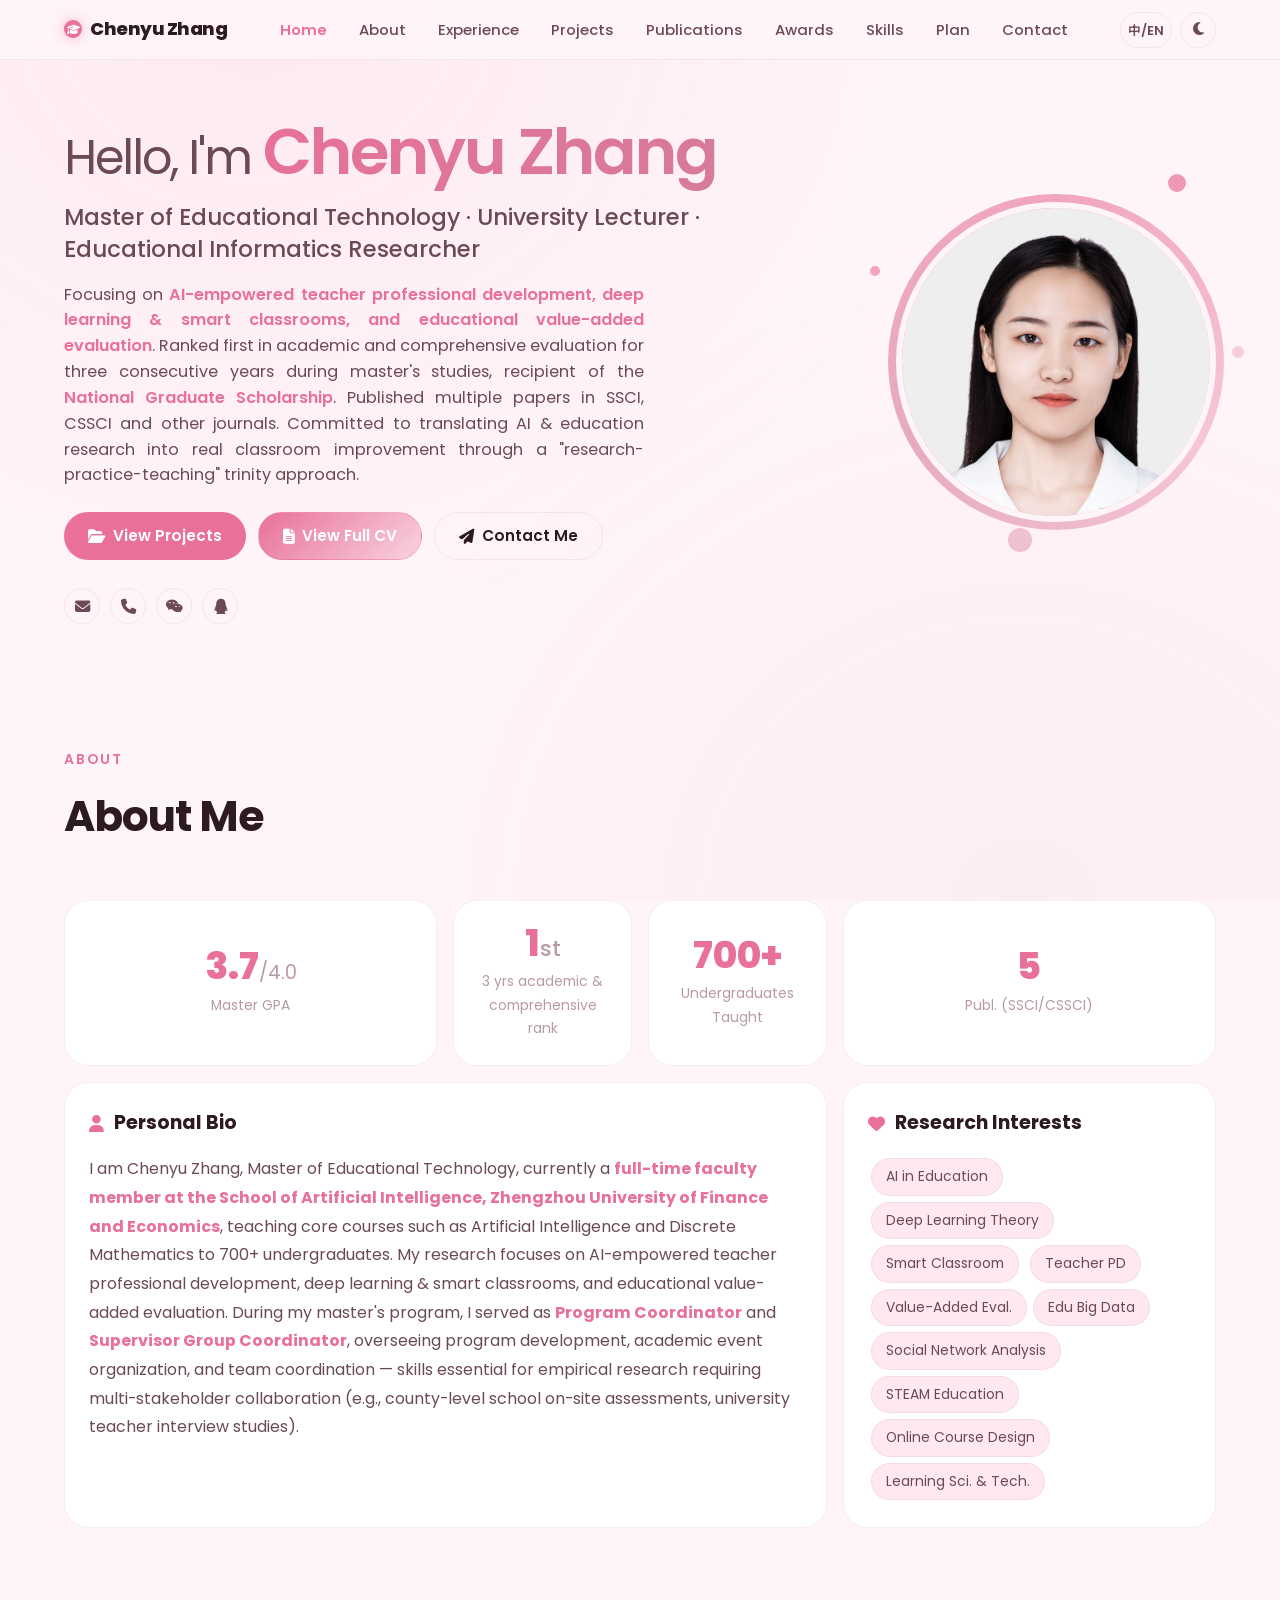
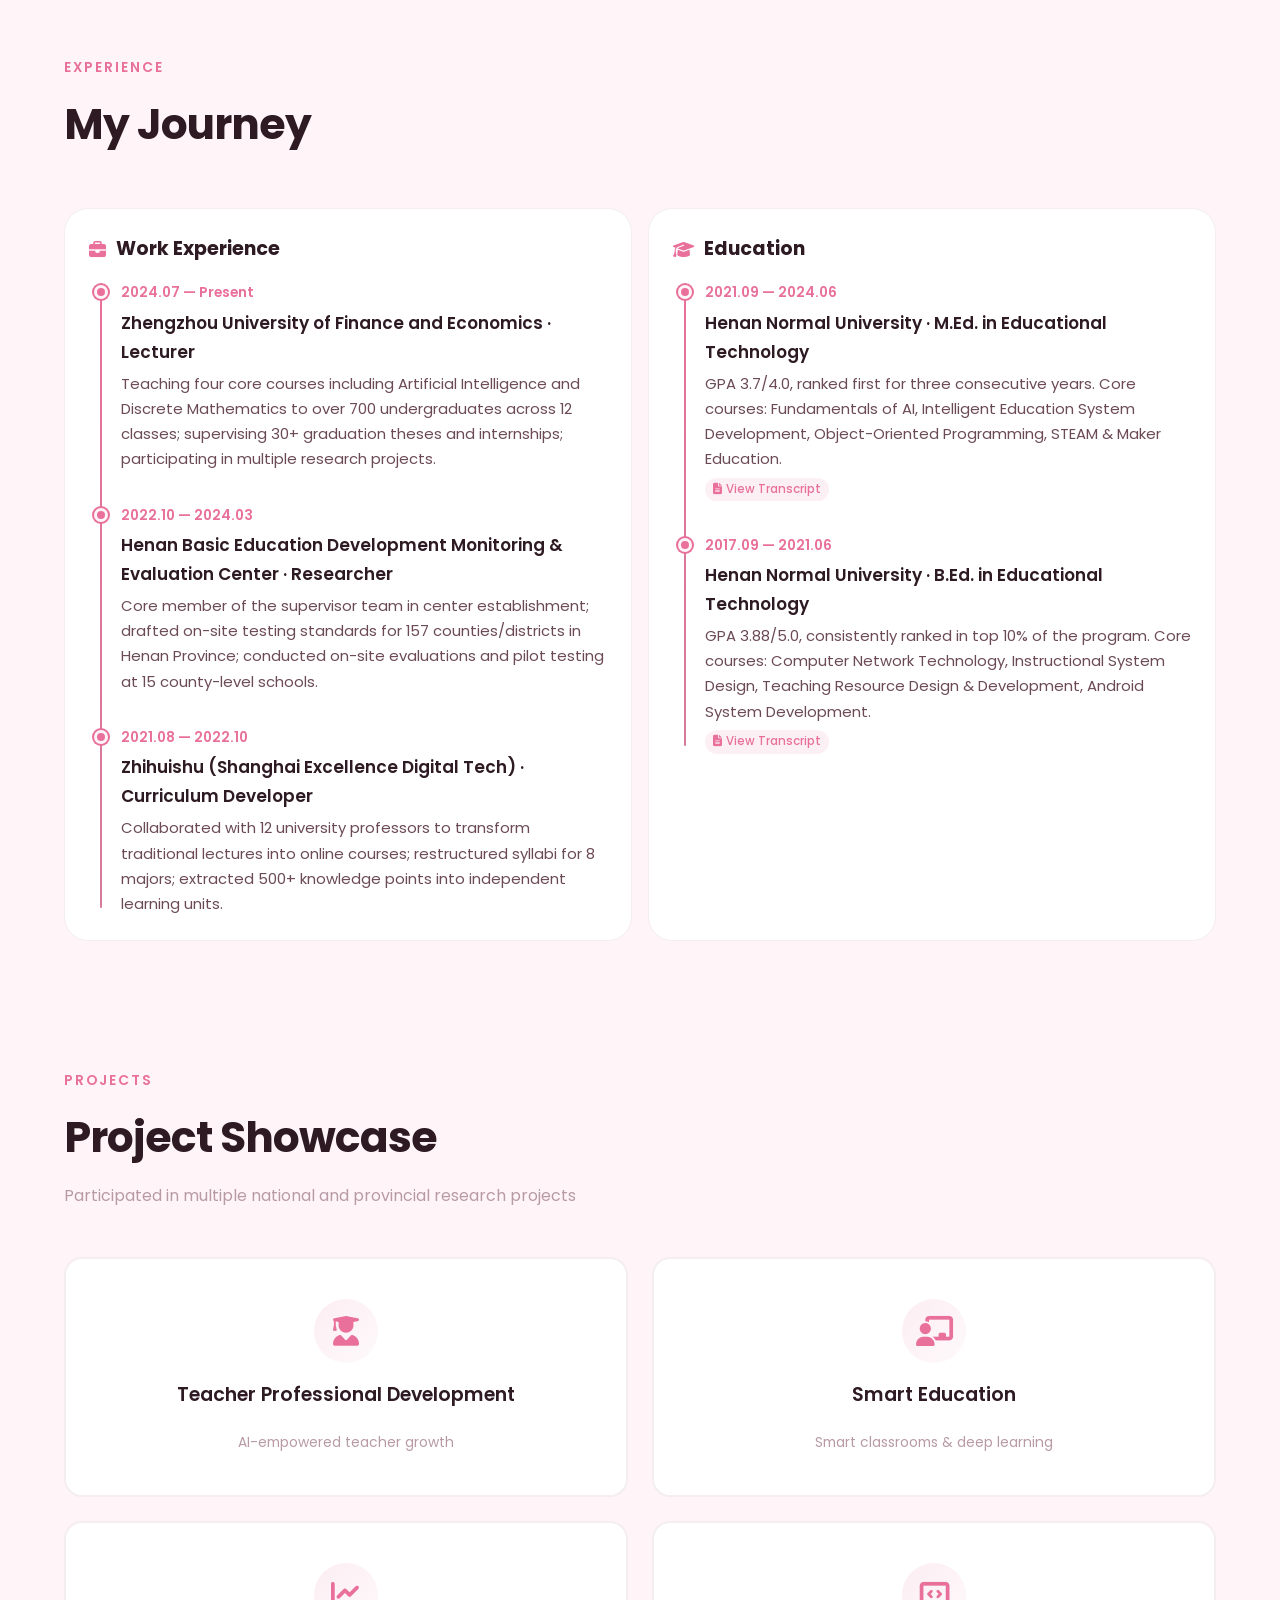
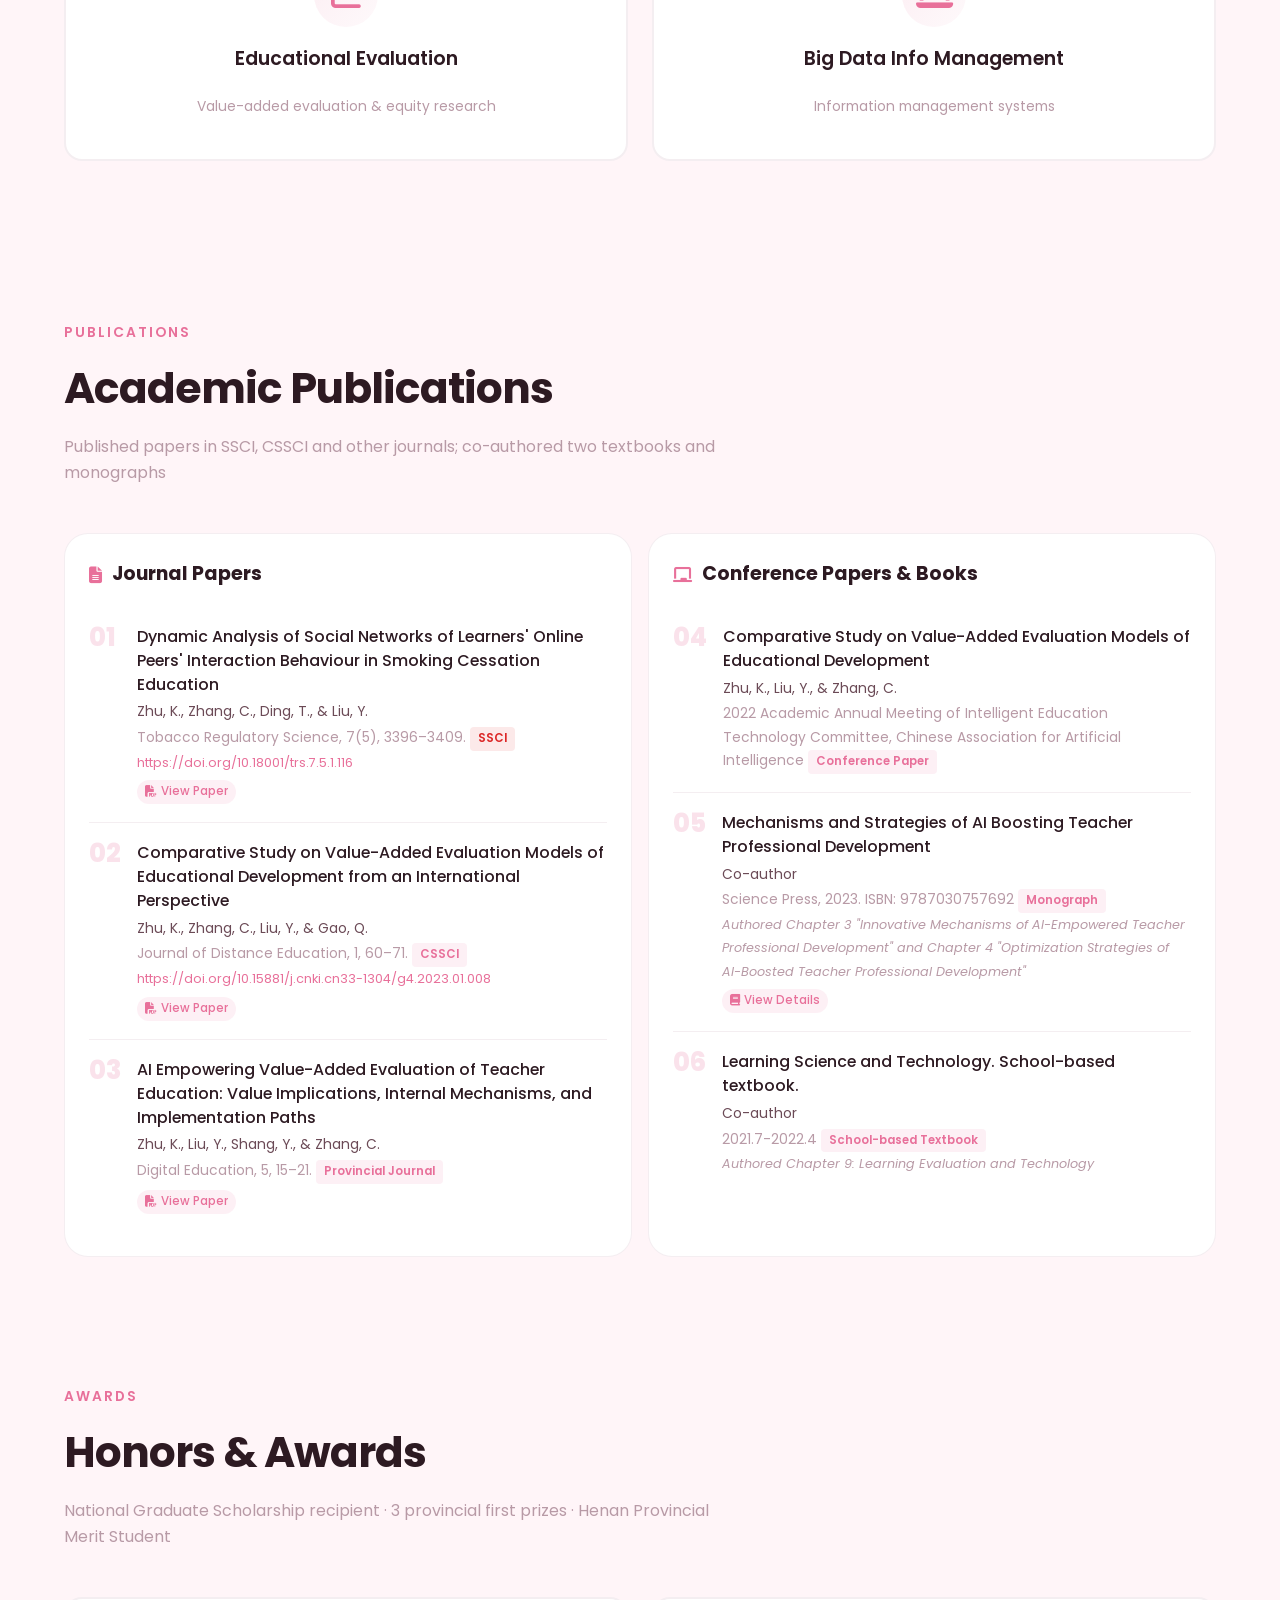
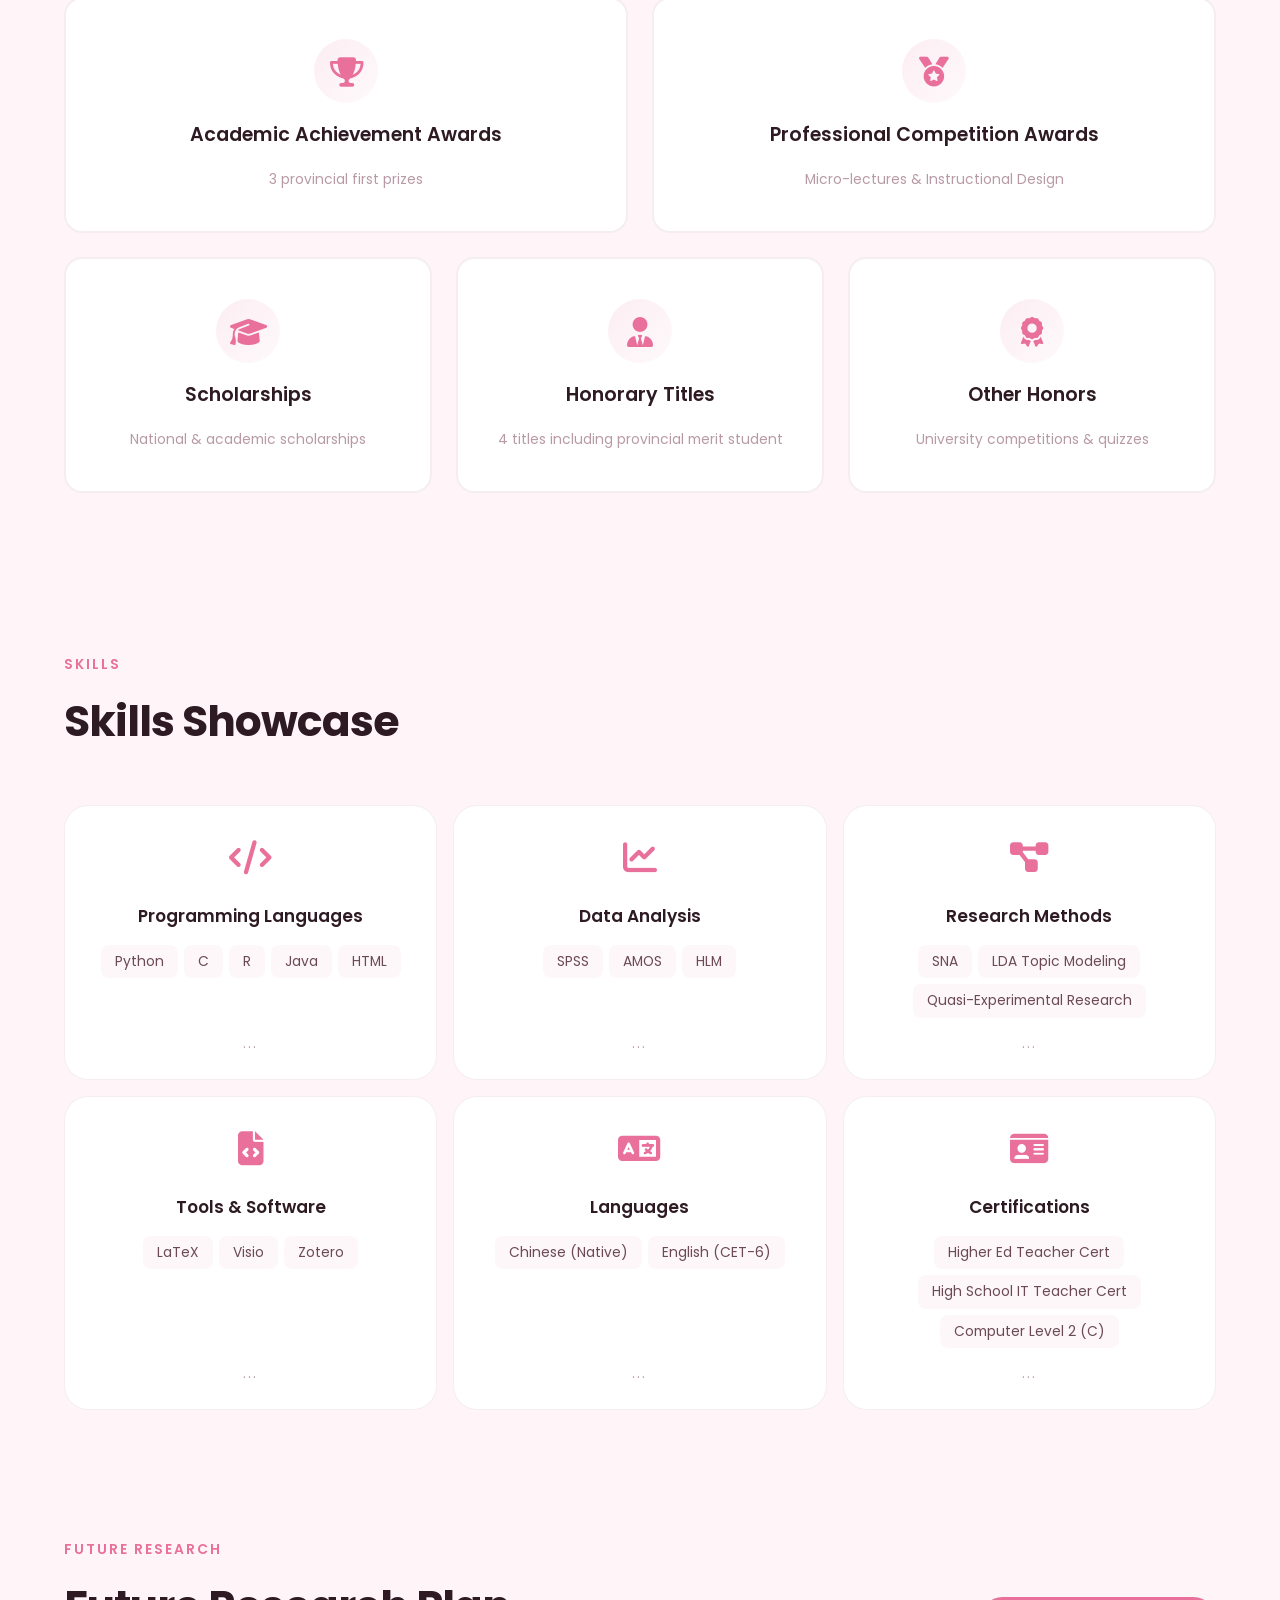
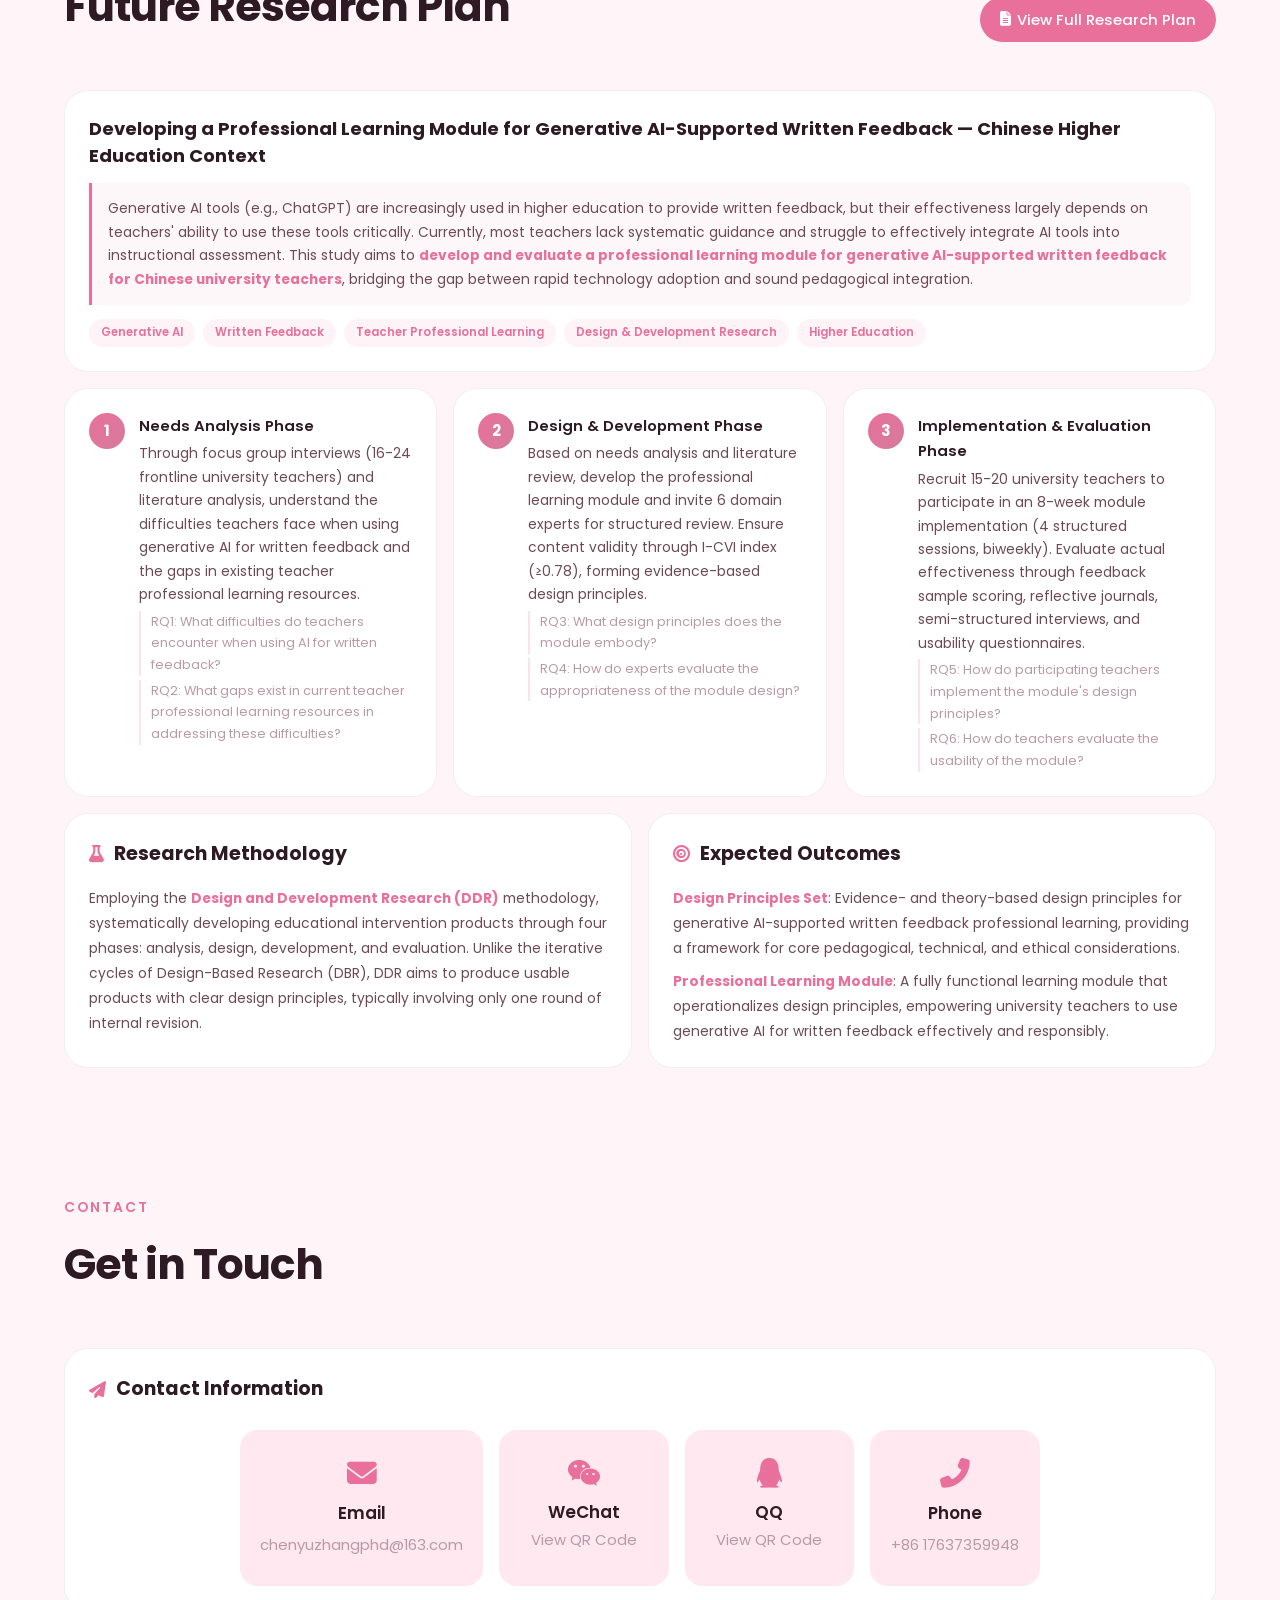
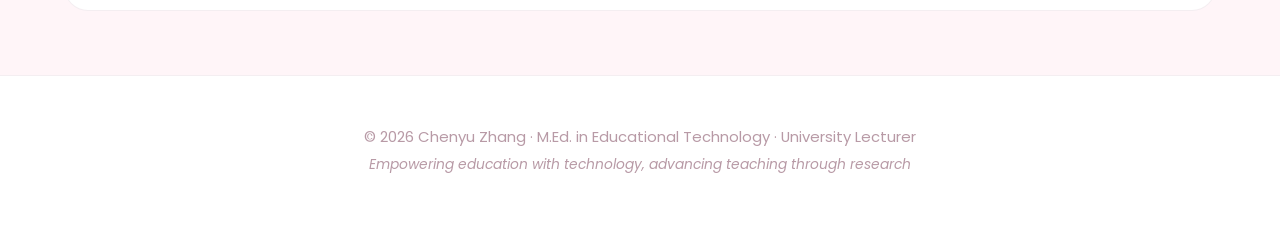
<file: index.html>
<!DOCTYPE html>
<html lang="en" data-theme="light">
<head>
<meta charset="UTF-8">
<meta name="viewport" content="width=device-width, initial-scale=1.0">
<title data-i18n="pageTitle">Chenyu Zhang | Educational Technology Researcher</title>
<link rel="preconnect" href="https://fonts.googleapis.com">
<link href="https://fonts.googleapis.com/css2?family=Poppins:wght@300;400;500;600;700;800;900&family=Noto+Sans+SC:wght@300;400;500;700;900&display=swap" rel="stylesheet">
<link rel="stylesheet" href="https://cdnjs.cloudflare.com/ajax/libs/font-awesome/6.5.1/css/all.min.css">
<style>
/* ========== 设计令牌 ========== */
:root {
  /* 主色调 - 柔粉玫瑰 */
  --primary: #E8709A;
  --primary-light: #F48FB1;
  --primary-dark: #D14B7E;
  --primary-rgb: 232, 112, 154;
  --accent: #F0A6C5;
  --accent-2: #D67B9C;

  /* 背景 */
  --bg: #FFF5F8;
  --bg-card: #FFFFFF;
  --bg-card-hover: #FFF0F5;
  --bg-elevated: #FFE8F0;
  --bg-nav: rgba(255, 245, 248, 0.85);

  /* 文字 */
  --text: #2D1A22;
  --text-secondary: #6B4A56;
  --text-muted: #B89AA6;

  /* 边框 */
  --border: rgba(180, 140, 160, 0.15);
  --border-hover: rgba(232, 112, 154, 0.30);

  /* 阴影 */
  --shadow-sm: 0 1px 2px rgba(45, 26, 34, 0.04);
  --shadow-md: 0 4px 24px rgba(45, 26, 34, 0.06);
  --shadow-lg: 0 12px 48px rgba(45, 26, 34, 0.10);
  --shadow-glow: 0 0 40px rgba(var(--primary-rgb), 0.15);

  /* 圆角 */
  --r-sm: 10px;
  --r-md: 14px;
  --r-lg: 18px;
  --r-xl: 22px;
  --r-2xl: 24px;
  --r-full: 9999px;

  /* 布局 */
  --max-w: 1200px;
  --nav-h: 60px;
  --gap: 16px;

  /* 过渡 */
  --t: 0.4s cubic-bezier(0.4, 0, 0.2, 1);
}
[data-theme="dark"] {
  --bg: #1F1118;
  --bg-card: #2A1820;
  --bg-card-hover: #321E28;
  --bg-elevated: #3A2430;
  --bg-nav: rgba(31, 17, 24, 0.85);
  --primary: #F48FB1;
  --primary-light: #F8A8C4;
  --primary-dark: #E8709A;
  --primary-rgb: 244, 143, 177;
  --accent: #F0A6C5;
  --accent-2: #D67B9C;
  --text: #FFE8F0;
  --text-secondary: #E8B8C8;
  --text-muted: #A87B8E;
  --border: rgba(255, 232, 240, 0.08);
  --border-hover: rgba(244, 143, 177, 0.25);
  --shadow-sm: 0 1px 2px rgba(0, 0, 0, 0.20);
  --shadow-md: 0 4px 24px rgba(0, 0, 0, 0.30);
  --shadow-lg: 0 12px 48px rgba(0, 0, 0, 0.40);
  --shadow-glow: 0 0 40px rgba(244, 143, 177, 0.10);
}

/* ========== 重置 ========== */
*,*::before,*::after{margin:0;padding:0;box-sizing:border-box}
html{font-size:17px;scroll-behavior:smooth;-webkit-text-size-adjust:100%}
body{
  font-family:'Poppins','Noto Sans SC','PingFang SC','Microsoft YaHei',sans-serif;
  background:var(--bg);color:var(--text);line-height:1.7;overflow-x:hidden;
  transition:background var(--t),color var(--t);
}
img{max-width:100%;height:auto;display:block}
a{color:var(--primary);text-decoration:none;transition:color var(--t)}
a:hover{color:var(--primary-dark)}
::selection{background:rgba(var(--primary-rgb),0.20);color:var(--text)}
::-webkit-scrollbar{width:6px}
::-webkit-scrollbar-track{background:transparent}
::-webkit-scrollbar-thumb{background:rgba(var(--primary-rgb),0.30);border-radius:3px}

/* ========== 固定背景 ========== */
.bg-gradient{position:fixed;inset:0;z-index:-1;pointer-events:none}
.bg-gradient::before{
  content:'';position:absolute;inset:0;
  background:radial-gradient(ellipse at 20% 0%,rgba(232,112,154,0.08) 0%,transparent 50%),
             radial-gradient(ellipse at 80% 100%,rgba(214,123,156,0.06) 0%,transparent 50%);
}
[data-theme="dark"] .bg-gradient::before{
  background:radial-gradient(ellipse at 20% 0%,rgba(244,143,177,0.06) 0%,transparent 50%),
             radial-gradient(ellipse at 80% 100%,rgba(214,123,156,0.04) 0%,transparent 50%);
}

/* ========== 导航 ========== */
.nav{position:fixed;top:0;left:0;width:100%;height:var(--nav-h);z-index:1000;
  background:var(--bg-nav);backdrop-filter:blur(20px);-webkit-backdrop-filter:blur(20px);
  border-bottom:1px solid var(--border);transition:box-shadow var(--t)}
.nav.scrolled{box-shadow:var(--shadow-sm)}
.nav-inner{max-width:var(--max-w);height:100%;margin:0 auto;padding:0 24px;
  display:flex;align-items:center;justify-content:space-between}
.nav-logo{font-weight:800;font-size:1.0625rem;letter-spacing:-0.5px;color:var(--text);display:flex;align-items:center;gap:8px}
.nav-logo .dot{width:18px;height:18px;border-radius:50%;background:var(--primary);box-shadow:0 0 12px rgba(var(--primary-rgb),0.50);display:flex;align-items:center;justify-content:center}
.nav-logo .dot i{font-size:0.625rem;color:#fff}
.nav-links{display:flex;align-items:center;gap:4px;list-style:none}
.nav-links a{padding:8px 14px;font-size:0.875rem;font-weight:500;color:var(--text-secondary);border-radius:8px;transition:all var(--t)}
.nav-links a:hover{color:var(--primary);background:var(--bg-elevated)}
.nav-links a.active{color:var(--primary);font-weight:600}
.theme-btn{width:36px;height:36px;border:1px solid var(--border);border-radius:50%;
  background:transparent;color:var(--text-secondary);cursor:pointer;font-size:0.875rem;
  display:flex;align-items:center;justify-content:center;transition:all var(--t)}
.theme-btn:hover{background:var(--primary);color:#fff;border-color:var(--primary)}

/* 语言切换按钮 */
.lang-btn{width:52px;height:36px;border:1px solid var(--border);border-radius:99px;
  background:transparent;color:var(--text-secondary);cursor:pointer;font-size:0.75rem;font-weight:600;
  display:flex;align-items:center;justify-content:center;transition:all var(--t);font-family:inherit}
.lang-btn:hover{background:var(--primary);color:#fff;border-color:var(--primary)}
@media(max-width:768px){
  .lang-btn{display:none}
}

.hamburger{display:none;flex-direction:column;gap:4px;width:36px;height:36px;
  border:1px solid var(--border);border-radius:8px;background:transparent;cursor:pointer;
  align-items:center;justify-content:center}
.hamburger span{display:block;width:18px;height:2px;background:var(--text);border-radius:1px;transition:all var(--t)}
.hamburger.active span:nth-child(1){transform:translateY(6px) rotate(45deg)}
.hamburger.active span:nth-child(2){opacity:0}
.hamburger.active span:nth-child(3){transform:translateY(-6px) rotate(-45deg)}
@media(max-width:768px){
  .nav-links{position:fixed;top:var(--nav-h);left:0;width:100%;flex-direction:column;
    align-items:stretch;background:var(--bg-nav);backdrop-filter:blur(20px);
    padding:16px;gap:0;border-bottom:1px solid var(--border);transform:translateY(-150%);
    transition:transform var(--t);box-shadow:var(--shadow-md)}
  .nav-links.active{transform:translateY(0)}
  .nav-links a{padding:14px 16px;border-bottom:1px solid var(--border);border-radius:0}
  .hamburger{display:flex}
  .theme-btn{display:none}
}

/* ========== 容器 ========== */
.wrap{max-width:var(--max-w);margin:0 auto;padding:0 24px}

/* ========== Hero ========== */
.hero{padding:calc(var(--nav-h) + 40px) 24px 60px;max-width:var(--max-w);margin:0 auto}
.hero-inner{display:grid;grid-template-columns:1fr auto;gap:64px;align-items:center}
.hero-text{}
.hero-badge{display:inline-flex;align-items:center;gap:8px;padding:6px 14px;
  border-radius:99px;background:var(--bg-elevated);border:1px solid var(--border);
  font-size:0.8125rem;font-weight:500;color:var(--primary);margin-bottom:16px}
.hero-badge .pulse{width:8px;height:8px;border-radius:50%;background:var(--primary)}
.hero h1{font-size:clamp(2.8rem,7vw,5rem);font-weight:800;line-height:1.05;
  letter-spacing:-2px;margin-bottom:12px;color:var(--text);white-space:nowrap}
.hero h1 .grad{background:linear-gradient(135deg,var(--primary),var(--accent-2));
  -webkit-background-clip:text;-webkit-text-fill-color:transparent;background-clip:text;font-weight:600;font-size:clamp(2.2rem,5.5vw,3.8rem)}
.hero-tagline{font-size:clamp(1.05rem,2.5vw,1.35rem);color:var(--text-secondary);
  font-weight:500;margin-bottom:16px;line-height:1.4}
.hero-bio{font-size:0.95rem;color:var(--text-secondary);line-height:1.6;margin-bottom:24px;max-width:580px;text-align:justify;text-justify:inter-word}
.hero-bio strong{color:var(--primary);font-weight:600}
.hero-cta{display:flex;flex-wrap:wrap;gap:12px;margin-bottom:28px}
.btn{display:inline-flex;align-items:center;gap:8px;padding:10px 24px;border-radius:99px;
  font-size:0.9rem;font-weight:600;border:none;cursor:pointer;transition:all var(--t);text-decoration:none}
.btn-primary{background:var(--primary);color:#fff}
.btn-primary:hover{background:var(--primary-dark);transform:translateY(-2px);box-shadow:0 8px 24px rgba(var(--primary-rgb),0.35)}
.btn-gradient{background:linear-gradient(135deg,var(--primary) 0%,rgba(var(--primary-rgb),0.25) 100%);color:#fff;border:1px solid rgba(var(--primary-rgb),0.3)}
.btn-gradient:hover{transform:translateY(-2px);box-shadow:0 8px 24px rgba(var(--primary-rgb),0.25)}
.btn-ghost{background:transparent;color:var(--text);border:1px solid var(--border)}
.btn-ghost:hover{border-color:var(--primary);color:var(--primary)}
.hero-socials{display:flex;gap:10px}
.hero-socials a,.hero-socials button{width:36px;height:36px;border-radius:50%;border:1px solid var(--border);
  display:flex;align-items:center;justify-content:center;color:var(--text-secondary);font-size:0.9rem;transition:all var(--t);background:transparent;cursor:pointer}
.hero-socials a:hover,.hero-socials button:hover{background:var(--primary);color:#fff;border-color:var(--primary);transform:translateY(-2px)}

/* Hero 照片 - 大圆形 + 静态光环 */
.hero-photo-wrap{position:relative;width:320px;height:320px;flex-shrink:0}
.hero-photo-wrap::before{content:'';position:absolute;inset:-8px;border-radius:50%;
  background:conic-gradient(var(--primary),var(--accent),var(--accent-2),var(--primary));
  opacity:0.6}
.hero-photo-wrap img{position:relative;width:100%;height:100%;border-radius:50%;
  object-fit:cover;border:6px solid var(--bg);z-index:2}

/* 静态装饰圆圈 */
.float-dot{position:absolute;border-radius:50%;z-index:3;pointer-events:none}
.float-dot.d1{width:18px;height:18px;background:var(--primary);
  top:-28px;right:30px;opacity:0.7}
.float-dot.d2{width:12px;height:12px;background:var(--accent);
  top:45%;right:-28px;opacity:0.5}
.float-dot.d3{width:24px;height:24px;background:var(--accent-2);
  bottom:-30px;left:35%;opacity:0.4}
.float-dot.d4{width:10px;height:10px;background:var(--primary);
  top:20%;left:-26px;opacity:0.6}

@media(max-width:768px){
  .hero-inner{grid-template-columns:1fr;gap:32px;text-align:center}
  .hero-photo-wrap{width:200px;height:200px;margin:0 auto}
  .hero-bio{margin:0 auto 32px}
  .hero-cta,.hero-socials{justify-content:center;flex-wrap:wrap}
  .hero h1{white-space:normal}
}

/* ========== Section ========== */
.section{max-width:var(--max-w);margin:0 auto;padding:64px 24px;position:relative}
.section-head{margin-bottom:48px}
.section-tag{font-size:0.8125rem;font-weight:600;color:var(--primary);
  text-transform:uppercase;letter-spacing:2px;margin-bottom:8px;display:block}
.section-head h2{font-size:clamp(1.8rem,4vw,2.5rem);font-weight:700;letter-spacing:-1px;color:var(--text)}
.section-subtitle{font-size:0.9375rem;color:var(--text-muted);margin-top:10px;line-height:1.6;max-width:680px}

/* ========== Bento Grid ========== */
.bento{display:grid;grid-template-columns:repeat(6,1fr);gap:var(--gap);align-items:stretch}
.card{background:var(--bg-card);border:1px solid var(--border);border-radius:var(--r-2xl);
  padding:24px;transition:all var(--t);position:relative;overflow:hidden;display:flex;flex-direction:column}
.card:hover{background:var(--bg-card-hover);border-color:var(--border-hover);box-shadow:var(--shadow-md);transform:translateY(-2px)}

.col-1{grid-column:span 1}
.col-2{grid-column:span 2}
.col-3{grid-column:span 3}
.col-4{grid-column:span 4}
.col-6{grid-column:span 6}

@media(max-width:900px){
  .bento{grid-template-columns:repeat(4,1fr)}
  .col-6{grid-column:span 4}
  .col-4{grid-column:span 4}
  .col-3{grid-column:span 2}
  .col-2{grid-column:span 2}
}
@media(max-width:600px){
  .bento{grid-template-columns:1fr}
  .col-1,.col-2,.col-3,.col-4,.col-6{grid-column:span 1}
  .contact-grid{display:flex;flex-wrap:nowrap;overflow-x:auto;gap:12px;scroll-snap-type:x mandatory;-webkit-overflow-scrolling:touch;padding-bottom:8px}
  .contact-grid::-webkit-scrollbar{display:none}
  .contact-grid{scrollbar-width:none}
  .contact-card{flex:0 0 140px;scroll-snap-align:start;padding:18px 12px;height:130px;display:flex;flex-direction:column;align-items:center;justify-content:center}
  .contact-card i{font-size:1.4rem;margin-bottom:8px;flex-shrink:0}
  .contact-card h4{font-size:0.85rem;margin:0 0 4px 0;flex-shrink:0}
  .contact-card p{font-size:0.7rem;word-break:break-all;margin:0;text-align:center;line-height:1.3;flex-shrink:0}
}
@media(max-width:400px){
  .contact-card{flex:0 0 125px;height:120px;padding:14px 10px}
  .contact-card i{font-size:1.25rem;margin-bottom:6px}
  .contact-card h4{font-size:0.8rem}
  .contact-card p{font-size:0.65rem}
}

/* 统计卡片 */
.stat{text-align:center;display:flex;flex-direction:column;align-items:center;justify-content:center;min-height:120px}
.stat .val{font-size:2.2rem;font-weight:800;color:var(--primary);line-height:1}
.stat .lbl{font-size:0.8125rem;color:var(--text-muted);margin-top:8px}

/* 卡片标题 */
.card-title{font-size:1.125rem;font-weight:700;margin-bottom:16px;color:var(--text);display:flex;align-items:center;gap:10px}
.card-title i{color:var(--primary);font-size:1rem}

/* 简介卡片 */
.about-card p{font-size:0.9375rem;color:var(--text-secondary);line-height:1.8}
.about-card p strong{color:var(--primary)}

/* 兴趣标签 */
.tag{display:inline-block;padding:6px 14px;border-radius:99px;background:var(--bg-elevated);
  border:1px solid var(--border);font-size:0.8125rem;color:var(--text-secondary);transition:all var(--t);margin:3px;cursor:default}
.tag:hover{background:var(--primary);color:#fff;border-color:var(--primary)}

/* 时间线 */
.timeline{position:relative;padding-left:32px}
.timeline::before{content:'';position:absolute;left:11px;top:8px;bottom:8px;width:2px;
  background:linear-gradient(var(--primary),var(--accent-2));border-radius:1px}
.tl-item{position:relative;margin-bottom:32px}
.tl-item:last-child{margin-bottom:0}
.tl-item::before{content:'';position:absolute;left:-27px;top:4px;width:14px;height:14px;
  border-radius:50%;background:var(--primary);border:3px solid var(--bg);box-shadow:0 0 0 2px var(--primary)}
.tl-date{font-size:0.8125rem;font-weight:600;color:var(--primary);margin-bottom:4px}
.tl-item h4{font-size:1rem;font-weight:600;color:var(--text);margin-bottom:4px}
.tl-item p{font-size:0.875rem;color:var(--text-secondary);line-height:1.7}

/* 项目筛选 */
.filters{display:flex;flex-wrap:wrap;gap:8px;margin-bottom:32px}
.filter-btn{padding:8px 20px;border-radius:99px;border:1px solid var(--border);
  background:var(--bg-card);color:var(--text-secondary);font-size:0.8125rem;font-weight:500;
  cursor:pointer;transition:all var(--t)}
.filter-btn:hover{border-color:var(--primary);color:var(--primary)}
.filter-btn.active{background:var(--primary);border-color:var(--primary);color:#fff}

/* 项目分类卡片 - 2x2网格 */
.proj-cats{display:grid;grid-template-columns:repeat(2,1fr);gap:24px;margin-bottom:32px}
.proj-cat{padding:40px 32px;border-radius:var(--r-lg);border:2px solid var(--border);
  background:var(--bg-card);text-align:center;cursor:pointer;transition:all var(--t);
  display:flex;flex-direction:column;align-items:center;gap:16px;min-height:180px;justify-content:center}
.proj-cat:hover{border-color:var(--primary);transform:translateY(-4px);
  box-shadow:0 12px 32px rgba(var(--primary-rgb),0.15)}
.proj-cat.active{border-color:var(--primary);background:rgba(var(--primary-rgb),0.06);
  box-shadow:0 12px 32px rgba(var(--primary-rgb),0.18)}
.proj-cat-icon{width:64px;height:64px;border-radius:50%;
  background:linear-gradient(135deg,rgba(var(--primary-rgb),0.12),rgba(var(--primary-rgb),0.04));
  display:flex;align-items:center;justify-content:center;font-size:1.75rem;color:var(--primary);
  transition:all var(--t)}
.proj-cat:hover .proj-cat-icon{background:var(--primary);color:#fff;transform:scale(1.1)}
.proj-cat.active .proj-cat-icon{background:var(--primary);color:#fff}
.proj-cat h4{font-size:1.125rem;font-weight:600;color:var(--text);margin:0}
.proj-cat .proj-cat-desc{font-size:0.8125rem;color:var(--text-muted);margin-top:4px}
@media(max-width:768px){.proj-cats{grid-template-columns:repeat(2,1fr);gap:16px}
  .proj-cat{padding:28px 16px;min-height:140px}
  .proj-cat-icon{width:48px;height:48px;font-size:1.25rem}
  .proj-cat h4{font-size:0.9375rem}}

/* 项目详情视图 */
.proj-detail-header{display:flex;align-items:center;gap:16px;margin-bottom:24px;
  padding:16px 24px;background:var(--bg-elevated);border:1px solid var(--border);border-radius:var(--r-md)}
.proj-back-btn{display:inline-flex;align-items:center;gap:8px;padding:8px 16px;
  background:rgba(var(--primary-rgb),0.08);color:var(--primary);border:none;border-radius:99px;
  cursor:pointer;font-size:0.875rem;font-weight:500;transition:all var(--t);font-family:inherit}
.proj-back-btn:hover{background:var(--primary);color:#fff}
.proj-detail-title{font-size:1.25rem;font-weight:600;color:var(--text)}

/* 项目卡片 */
.proj-card{padding:20px;cursor:pointer}
.proj-card.hidden{display:none}
.proj-top{height:72px;display:flex;align-items:center;justify-content:center;
  background:linear-gradient(135deg,rgba(var(--primary-rgb),0.08),rgba(var(--primary-rgb),0.02));
  border-radius:var(--r-md);margin:-20px -20px 16px;font-size:1.75rem;color:var(--primary)}
.proj-card h4{font-size:1rem;font-weight:600;color:var(--text);margin-bottom:8px;line-height:1.5}
.proj-meta{font-size:0.8125rem;color:var(--primary);font-weight:500;margin-bottom:6px;display:flex;align-items:center;gap:6px}
.proj-role{font-size:0.8125rem;color:var(--text-muted);font-style:italic;margin-bottom:10px}
.proj-desc{font-size:0.875rem;color:var(--text-secondary);line-height:1.7;margin-bottom:14px}
.proj-tag{display:inline-block;padding:4px 12px;border-radius:99px;
  background:rgba(var(--primary-rgb),0.08);color:var(--primary);font-size:0.6875rem;font-weight:600}

/* 论文 */
.pub{display:flex;gap:16px;padding:18px 0;border-bottom:1px solid var(--border);flex-wrap:wrap;align-items:flex-start}
.pub-badge{display:inline-block;padding:2px 8px;border-radius:4px;font-size:0.6875rem;font-weight:600;white-space:nowrap;margin-left:auto;align-self:center}
.pub:last-child{border-bottom:none}
.pub-num{font-size:1.5rem;font-weight:800;color:rgba(var(--primary-rgb),0.20);line-height:1;min-width:32px}
.pub-body{flex:1;min-width:0}
.pub-body h4{font-size:0.9375rem;font-weight:500;color:var(--text);line-height:1.5;margin-bottom:4px}
.pub-authors{font-size:0.8125rem;color:var(--text-secondary);margin-bottom:2px}
.pub-journal{font-size:0.8125rem;color:var(--text-muted)}
.pub-badge.ssci{background:rgba(220,38,38,0.10);color:#DC2626}
.pub-badge.cssci{background:rgba(var(--primary-rgb),0.10);color:var(--primary)}

/* 奖项 */
.award-grid{display:grid;grid-template-columns:repeat(3,1fr);gap:12px;margin-top:8px}
.award-grid:has(.award-item:only-child){grid-template-columns:1fr}
.award-grid:has(.award-item:nth-child(2):last-child){grid-template-columns:repeat(2,1fr)}
.award-item{display:flex;align-items:center;gap:12px;padding:24px 18px;background:var(--bg-elevated);
  border:1px solid var(--border);border-radius:var(--r-sm);transition:all var(--t)}
.award-item:hover{border-color:var(--border-hover);box-shadow:var(--shadow-sm);transform:translateY(-1px)}
.award-icon{width:40px;height:40px;border-radius:50%;flex-shrink:0;display:flex;
  align-items:center;justify-content:center;background:rgba(var(--primary-rgb),0.08);color:var(--primary);font-size:0.9375rem}
.award-info h4{font-size:0.875rem;font-weight:600;color:var(--text);line-height:1.4;margin-bottom:2px}
.award-info p{font-size:0.75rem;color:var(--text-muted)}

/* 技能 */
.skill-card{text-align:center;display:flex;flex-direction:column;height:100%}
.skill-card .sk-icon{font-size:2rem;color:var(--primary);margin-bottom:14px}
.skill-card h4{font-size:1rem;font-weight:600;color:var(--text);margin-bottom:14px}
.skill-tags{display:flex;flex-wrap:wrap;justify-content:center;gap:6px}
.skill-tags span{padding:5px 14px;border-radius:8px;background:rgba(var(--primary-rgb),0.06);
  color:var(--text-secondary);font-size:0.8125rem;transition:all var(--t)}
.skill-tags span:hover{background:var(--primary);color:#fff}
.skill-card::after{content:'...';color:var(--text-muted);font-size:0.875rem;margin-top:auto;padding-top:12px;letter-spacing:2px}

/* 联系 */
.contact-grid{display:grid;grid-template-columns:repeat(4,1fr);gap:16px;margin:8px auto 0;max-width:800px}
.contact-card{display:flex;flex-direction:column;align-items:center;text-align:center;
  padding:28px 20px;background:var(--bg-elevated);border:1px solid var(--border);border-radius:var(--r-lg);
  transition:all var(--t);cursor:pointer;border:none;font-family:inherit;width:100%;color:var(--text)}
.contact-card:hover{border-color:var(--border-hover);box-shadow:var(--shadow-lg);transform:translateY(-4px)}
.contact-card i{font-size:1.75rem;color:var(--primary);margin-bottom:12px}
.contact-card h4{font-size:1rem;font-weight:600;color:var(--text);margin-bottom:4px}
.contact-card p{font-size:0.875rem;color:var(--text-muted)}

/* 社交 */
.social-row{display:flex;gap:10px;flex-wrap:wrap;margin-top:8px}
.social-btn{width:44px;height:44px;border-radius:var(--r-md);background:var(--bg-elevated);
  border:1px solid var(--border);display:flex;align-items:center;justify-content:center;
  color:var(--text-secondary);font-size:1.0625rem;transition:all var(--t);cursor:pointer}
.social-btn:hover{background:var(--primary);color:#fff;border-color:var(--primary);box-shadow:0 8px 24px rgba(var(--primary-rgb),0.25);transform:translateY(-2px)}

/* 模态框 */
.modal{position:fixed;inset:0;z-index:2000;background:rgba(0,0,0,0.50);
  backdrop-filter:blur(4px);-webkit-backdrop-filter:blur(4px);
  display:flex;align-items:center;justify-content:center;padding:16px;
  opacity:0;visibility:hidden;transition:opacity var(--t),visibility var(--t)}
.modal.active{opacity:1;visibility:visible}
.modal-box{background:var(--bg-card);border-radius:var(--r-2xl);padding:32px;
  max-width:360px;width:100%;text-align:center;position:relative;
  transform:scale(0.85);transition:transform var(--t)}
.modal.active .modal-box{transform:scale(1)}
.modal-close{position:absolute;top:12px;right:12px;width:32px;height:32px;
  border-radius:50%;border:none;background:rgba(0,0,0,0.06);color:var(--text-secondary);
  cursor:pointer;display:flex;align-items:center;justify-content:center;transition:all var(--t)}
.modal-close:hover{background:#EF4444;color:#fff}
.modal-box h3{font-size:1.125rem;font-weight:600;color:var(--text);margin-bottom:20px;display:flex;align-items:center;justify-content:center;gap:8px}
.modal-box h3 i{color:var(--primary)}
.qr-area{width:180px;height:180px;margin:0 auto 16px;border:2px dashed var(--border);
  border-radius:var(--r-sm);display:flex;flex-direction:column;align-items:center;justify-content:center;color:var(--text-muted)}
.qr-area i{font-size:2.5rem;margin-bottom:8px}
.qr-area p{font-size:0.8125rem;line-height:1.6}

/* 材料查看弹窗 */
.mat-modal{position:fixed;inset:0;z-index:2100;background:rgba(0,0,0,0.70);
  backdrop-filter:blur(6px);-webkit-backdrop-filter:blur(6px);
  display:flex;align-items:center;justify-content:center;padding:20px;
  opacity:0;visibility:hidden;transition:opacity .3s,visibility .3s}
.mat-modal.active{opacity:1;visibility:visible}
.mat-box{background:var(--bg-card);border-radius:16px;width:100%;max-width:900px;
  max-height:92vh;position:relative;transform:scale(0.9);transition:transform .3s;
  display:flex;flex-direction:column;overflow:hidden;
  box-shadow:0 24px 80px rgba(0,0,0,0.30)}
.mat-modal.active .mat-box{transform:scale(1)}
.mat-head{display:flex;align-items:center;justify-content:space-between;
  padding:16px 24px;border-bottom:1px solid var(--border);flex-shrink:0}
.mat-head h3{font-size:0.9375rem;font-weight:600;color:var(--text);
  margin:0;overflow:hidden;text-overflow:ellipsis;white-space:nowrap;max-width:calc(100% - 50px)}
.mat-head h3 i{color:var(--primary);margin-right:8px}
.mat-close{width:36px;height:36px;border-radius:50%;border:none;
  background:rgba(0,0,0,0.06);color:var(--text-secondary);cursor:pointer;
  display:flex;align-items:center;justify-content:center;transition:all .2s;flex-shrink:0}
.mat-close:hover{background:#EF4444;color:#fff}
.mat-body{flex:1;overflow:auto;display:flex;align-items:center;justify-content:center;
  padding:20px;background:rgba(0,0,0,0.03);min-height:300px}
.mat-body:has(.mat-multi){align-items:flex-start;justify-content:flex-start}
.mat-body:has(.mat-pdf-tabs){flex-direction:column;align-items:stretch;justify-content:flex-start}
.mat-body img{max-width:100%;max-height:80vh;border-radius:8px;
  box-shadow:0 4px 30px rgba(0,0,0,0.15);cursor:zoom-in;transition:transform .3s;object-fit:contain}
.mat-body img.zoomed{transform:scale(1.8);cursor:zoom-out}
.mat-body iframe{width:100%;height:80vh;border:none;border-radius:8px}
/* PDF标签页 */
.mat-pdf-tabs{display:flex;gap:6px;margin-bottom:12px;flex-wrap:wrap;justify-content:center;width:100%}
.mat-pdf-tab{padding:8px 16px;border-radius:8px;border:1px solid var(--border);
  background:var(--bg-elevated);color:var(--text-secondary);font-size:0.8125rem;
  cursor:pointer;transition:all var(--t);font-weight:500}
.mat-pdf-tab:hover{border-color:var(--primary);color:var(--primary)}
.mat-pdf-tab.active{background:var(--primary);color:#fff;border-color:var(--primary)}
.mat-pdf-container{width:100%;flex:1;overflow:auto}
.mat-body:has(.mat-pdf-tabs) iframe{height:calc(80vh - 50px)}
.mat-multi{display:flex;flex-direction:column;gap:16px;align-items:center;width:100%}
.mat-multi .mat-page{display:flex;flex-direction:column;align-items:center;gap:6px;width:100%}
.mat-multi .mat-page-label{font-size:0.75rem;color:var(--text-muted);font-weight:500}
.mat-multi img{max-width:100%;max-height:none;border-radius:8px;
  box-shadow:0 4px 30px rgba(0,0,0,0.15);cursor:zoom-in;transition:transform .3s}
.mat-multi img.zoomed{transform:scale(1.5);cursor:zoom-out}
.mat-loading{display:flex;flex-direction:column;align-items:center;gap:12px;color:var(--text-muted)}
.mat-loading .spin{width:32px;height:32px;border:3px solid var(--border);
  border-top-color:var(--primary);border-radius:50%;animation:spin 0.8s linear infinite}
@keyframes spin{to{transform:rotate(360deg)}}
.mat-hint{font-size:0.75rem;color:var(--text-muted);text-align:center;margin-top:8px;
  padding:8px 24px 16px;flex-shrink:0}
.mat-link{display:inline-flex;align-items:center;gap:6px;color:var(--primary);
  text-decoration:none;font-size:0.8125rem;font-weight:500}
.mat-link:hover{text-decoration:underline}
/* 可点击条目样式 */
.pub-body,.award-info,.oa-info{cursor:pointer;transition:transform .2s,background .2s;border-radius:8px}
.pub-body:hover,.award-item:hover .award-info,.other-award-item:hover .oa-info{
  transform:translateX(4px)}
.pub-body:hover h4,.award-info:hover h4,.oa-info:hover h4{color:var(--primary)}
.pub-view-tag,.award-view-tag{display:inline-flex;align-items:center;gap:4px;
  font-size:0.6875rem;color:var(--primary);background:rgba(var(--primary-rgb),0.10);
  padding:2px 8px;border-radius:99px;margin-top:6px;font-weight:500;
  opacity:1;transition:opacity .2s}
.pub-body:hover .pub-view-tag,.award-info:hover .award-view-tag,.oa-info:hover .award-view-tag{opacity:1}

/* 返回顶部 */
.to-top{position:fixed;bottom:32px;right:32px;width:44px;height:44px;border-radius:50%;
  border:none;background:var(--primary);color:#fff;font-size:0.9375rem;cursor:pointer;
  z-index:900;opacity:0;visibility:hidden;transform:translateY(20px);transition:all var(--t);
  box-shadow:0 4px 20px rgba(var(--primary-rgb),0.35)}
.to-top.visible{opacity:1;visibility:visible;transform:translateY(0)}
.to-top:hover{transform:translateY(-3px);box-shadow:0 6px 24px rgba(var(--primary-rgb),0.50)}

/* 页脚 */
.footer{text-align:center;padding:48px 24px;border-top:1px solid var(--border);background:var(--bg-card)}
.footer p{font-size:0.875rem;color:var(--text-muted);margin-bottom:4px}
.footer .sub{font-size:0.8125rem;font-style:italic}

/* 渐入 */
.reveal{opacity:0;transform:translateY(24px);transition:opacity 0.6s ease,transform 0.6s ease}
.reveal.visible{opacity:1;transform:translateY(0)}

/* 动画 */
@keyframes fadeInUp{from{opacity:0;transform:translateY(20px)}to{opacity:1;transform:translateY(0)}}
.hero-text>*{animation:fadeInUp 0.6s ease backwards}
.hero-text>*:nth-child(1){animation-delay:0.1s}
.hero-text>*:nth-child(2){animation-delay:0.2s}
.hero-text>*:nth-child(3){animation-delay:0.3s}
.hero-text>*:nth-child(4){animation-delay:0.4s}
.hero-text>*:nth-child(5){animation-delay:0.5s}
.hero-text>*:nth-child(6){animation-delay:0.6s}

@media(prefers-reduced-motion:reduce){
  html{scroll-behavior:auto}
  *,*::before,*::after{animation-duration:0.01ms!important;transition-duration:0.01ms!important}
}
/* 奖项分类标题 */
.award-cat-title{font-size:0.875rem;font-weight:700;color:var(--primary);margin:20px 0 10px;padding-bottom:6px;border-bottom:2px solid rgba(var(--primary-rgb),0.12);display:flex;align-items:center;gap:8px}
.award-cat-title:first-child{margin-top:0}
.award-cat-title i{font-size:0.8125rem}
.award-cat-title .cat-count{font-size:0.6875rem;font-weight:500;color:var(--text-muted);background:rgba(var(--primary-rgb),0.08);padding:2px 8px;border-radius:99px;margin-left:auto}

/* 荣誉奖励模块卡片 - 2行布局 */
.award-cats{display:grid;grid-template-columns:repeat(6,1fr);gap:24px;margin-bottom:32px}
.award-cat-item{grid-column:span 3;padding:40px 32px;border-radius:var(--r-lg);border:2px solid var(--border);
  background:var(--bg-card);text-align:center;cursor:pointer;transition:all var(--t);
  display:flex;flex-direction:column;align-items:center;gap:16px;min-height:180px;justify-content:center}
.award-cat-item.row2{grid-column:span 2}
.award-cat-item:hover{border-color:var(--primary);transform:translateY(-4px);
  box-shadow:0 12px 32px rgba(var(--primary-rgb),0.15)}
.award-cat-item.active{border-color:var(--primary);background:rgba(var(--primary-rgb),0.06);
  box-shadow:0 12px 32px rgba(var(--primary-rgb),0.18)}
.award-cat-item .ac-icon{width:64px;height:64px;border-radius:50%;
  background:linear-gradient(135deg,rgba(var(--primary-rgb),0.12),rgba(var(--primary-rgb),0.04));
  display:flex;align-items:center;justify-content:center;font-size:1.75rem;color:var(--primary);
  transition:all var(--t)}
.award-cat-item:hover .ac-icon{background:var(--primary);color:#fff;transform:scale(1.1)}
.award-cat-item h4{font-size:1.125rem;font-weight:600;color:var(--text);margin:0}
.award-cat-item .ac-desc{font-size:0.8125rem;color:var(--text-muted)}
/* 子分类卡片（专业竞赛奖嵌套） */
.award-sub-cats{display:grid;grid-template-columns:repeat(2,1fr);gap:24px;margin-bottom:32px}
.award-sub-item{padding:40px 32px;border-radius:var(--r-lg);border:2px solid var(--border);
  background:var(--bg-card);text-align:center;cursor:pointer;transition:all var(--t);
  display:flex;flex-direction:column;align-items:center;gap:16px;min-height:180px;justify-content:center}
.award-sub-item:hover{border-color:var(--primary);transform:translateY(-4px);
  box-shadow:0 12px 32px rgba(var(--primary-rgb),0.15)}
.award-sub-item .ac-icon{width:64px;height:64px;border-radius:50%;
  background:linear-gradient(135deg,rgba(var(--primary-rgb),0.12),rgba(var(--primary-rgb),0.04));
  display:flex;align-items:center;justify-content:center;font-size:1.75rem;color:var(--primary);
  transition:all var(--t)}
.award-sub-item:hover .ac-icon{background:var(--primary);color:#fff;transform:scale(1.1)}
.award-sub-item h4{font-size:1.125rem;font-weight:600;color:var(--text);margin:0}
.award-sub-item .ac-desc{font-size:0.8125rem;color:var(--text-muted)}
@media(max-width:768px){.award-cats{grid-template-columns:repeat(2,1fr);gap:16px}
  .award-cat-item,.award-cat-item.row2{grid-column:span 1}
  .award-cat-item{padding:28px 16px;min-height:140px}
  .award-cat-item .ac-icon{width:48px;height:48px;font-size:1.25rem}
  .award-cat-item h4{font-size:0.9375rem}
  .award-sub-cats{grid-template-columns:repeat(2,1fr);gap:16px}
  .award-sub-item{padding:28px 16px;min-height:140px}
  .award-sub-item .ac-icon{width:48px;height:48px;font-size:1.25rem}
  .award-sub-item h4{font-size:0.9375rem}}

/* 未来研究计划 */
.fr-card{padding:24px}
.fr-title{font-size:1.0625rem;font-weight:700;color:var(--text);line-height:1.5;margin-bottom:14px}
.fr-phase{display:flex;gap:14px;margin-bottom:16px}
.fr-phase:last-child{margin-bottom:0}
.fr-phase-num{width:36px;height:36px;border-radius:50%;flex-shrink:0;display:flex;align-items:center;justify-content:center;background:linear-gradient(135deg,var(--primary),var(--accent-2));color:#fff;font-size:0.875rem;font-weight:700}
.fr-phase-body{flex:1}
.fr-phase-body h4{font-size:0.875rem;font-weight:600;color:var(--text);margin-bottom:4px}
.fr-phase-body p{font-size:0.8125rem;color:var(--text-secondary);line-height:1.7}
.fr-rq{font-size:0.75rem;color:var(--text-muted);margin-top:4px;padding-left:10px;border-left:2px solid rgba(var(--primary-rgb),0.20)}
.fr-highlight{background:rgba(var(--primary-rgb),0.06);border-left:3px solid var(--primary);padding:14px 16px;border-radius:0 var(--r-sm) var(--r-sm) 0;margin-bottom:14px}
.fr-highlight p{font-size:0.8125rem;color:var(--text-secondary);line-height:1.7}
.fr-highlight strong{color:var(--primary)}

/* 其他奖项列表 */
.other-award-list{display:flex;flex-direction:column;gap:10px}
.other-award-item{display:flex;align-items:center;gap:12px;padding:16px 18px;background:var(--bg-elevated);border:1px solid var(--border);border-radius:var(--r-sm);transition:all var(--t)}
.other-award-item:hover{border-color:var(--border-hover);box-shadow:var(--shadow-sm);transform:translateY(-1px)}
.other-award-item .oa-icon{width:36px;height:36px;border-radius:50%;flex-shrink:0;display:flex;align-items:center;justify-content:center;background:rgba(var(--primary-rgb),0.08);color:var(--primary);font-size:0.875rem}
.other-award-item .oa-info{display:flex;align-items:center;gap:10px;flex:1;flex-wrap:nowrap}
.other-award-item .oa-info h4{font-size:0.8125rem;font-weight:600;color:var(--text);line-height:1.4;white-space:nowrap;flex-shrink:0}
.other-award-item .oa-info p{font-size:0.75rem;color:var(--text-muted);white-space:nowrap;flex-shrink:0}
.other-award-item .oa-info .award-view-tag{margin:0;flex-shrink:0}
@media(max-width:768px){
  .other-award-item .oa-info{flex-wrap:wrap;gap:6px 10px}
  .other-award-item .oa-info h4,.other-award-item .oa-info p{white-space:normal}
}

@media print{.nav,.to-top,.modal{display:none!important}}
</style>
</head>
<body>

<div class="bg-gradient"></div>

<!-- 导航 -->
<nav class="nav" id="nav">
  <div class="nav-inner">
    <a href="#hero" class="nav-logo"><span class="dot"><i class="fas fa-graduation-cap"></i></span>Chenyu Zhang</a>
    <ul class="nav-links" id="navLinks">
      <li><a href="#hero" class="active" data-i18n="navHome">Home</a></li>
      <li><a href="#about" data-i18n="navAbout">About</a></li>
      <li><a href="#experience" data-i18n="navExperience">Experience</a></li>
      <li><a href="#projects" data-i18n="navProjects">Projects</a></li>
      <li><a href="#publications" data-i18n="navPublications">Publications</a></li>
      <li><a href="#awards" data-i18n="navAwards">Awards</a></li>
      <li><a href="#skills" data-i18n="navSkills">Skills</a></li>
      <li><a href="#future-research" data-i18n="navPlan">Plan</a></li>
      <li><a href="#contact" data-i18n="navContact">Contact</a></li>
    </ul>
    <div style="display:flex;align-items:center;gap:8px">
      <button class="lang-btn" id="langBtn" aria-label="Switch language" data-i18n="langBtn">中/EN</button>
      <button class="theme-btn" id="themeBtn" aria-label="Toggle theme"><i class="fas fa-moon"></i></button>
      <button class="hamburger" id="hamburger" aria-label="Menu"><span></span><span></span><span></span></button>
    </div>
  </div>
</nav>

<!-- Hero -->
<section class="hero" id="hero">
  <div class="hero-inner">
    <div class="hero-text">
      <h1><span style="font-size:clamp(1.6rem,4vw,2.8rem);font-weight:400;color:var(--text-secondary);display:inline-block;margin-right:12px"><span data-i18n="heroGreeting">Hello, I'm</span></span><span class="grad" data-i18n="heroName">Chenyu Zhang</span></h1>
      <p class="hero-tagline"><span data-i18n="heroTagline">Master of Educational Technology · University Lecturer · Educational Informatics Researcher</span></p>
      <p class="hero-bio">
        <span data-i18n="heroBio1">Focusing on </span><strong data-i18n="heroBioStrong">AI-empowered teacher professional development, deep learning & smart classrooms, and educational value-added evaluation</strong><span data-i18n="heroBio2">. Ranked first in academic and comprehensive evaluation for three consecutive years during master's studies, recipient of the </span><strong data-i18n="heroBioScholarship">National Graduate Scholarship</strong><span data-i18n="heroBio3">. Published multiple papers in SSCI, CSSCI and other journals. Committed to translating AI & education research into real classroom improvement through a "research-practice-teaching" trinity approach.</span>
      </p>
      <div class="hero-cta">
        <a href="#projects" class="btn btn-primary"><i class="fas fa-folder-open"></i> <span data-i18n="heroBtnProjects">View Projects</span></a>
        <span class="btn btn-gradient" onclick="openMat(['cv-01.jpg','cv-02.jpg','cv-03.jpg','cv-04.jpg'],'CV','img')"><i class="fas fa-file-alt"></i> <span data-i18n="heroBtnCV">View Full CV</span></span>
        <a href="#contact" class="btn btn-ghost"><i class="fas fa-paper-plane"></i> <span data-i18n="heroBtnContact">Contact Me</span></a>
      </div>
      <div class="hero-socials">
        <a href="mailto:chenyuzhangphd@163.com" aria-label="Email"><i class="fas fa-envelope"></i></a>
        <a href="tel:+8617637359948" aria-label="Phone"><i class="fas fa-phone"></i></a>
        <button onclick="openModal('wechatModal')" aria-label="WeChat"><i class="fab fa-weixin"></i></button>
        <button onclick="openModal('qqModal')" aria-label="QQ"><i class="fab fa-qq"></i></button>
      </div>
    </div>
    <div class="hero-photo-wrap">
      <img src="[data-uri]" alt="Chenyu Zhang" class="hero-photo">
      <span class="float-dot d1"></span>
      <span class="float-dot d2"></span>
      <span class="float-dot d3"></span>
      <span class="float-dot d4"></span>
    </div>
  </div>
</section>

<!-- 关于我 - Bento Grid -->
<section class="section" id="about">
  <div class="section-head reveal">
    <span class="section-tag" data-i18n="aboutTag">About</span>
    <h2 data-i18n="aboutTitle">About Me</h2>
  </div>
  <div class="bento">
    <!-- 统计 -->
    <div class="card stat col-2 reveal">
      <div class="val">3.7<span style="font-size:1.125rem;font-weight:400;color:var(--text-muted)">/4.0</span></div>
      <div class="lbl"><span data-i18n="statMasterGPA">Master GPA</span></div>
    </div>
    <div class="card stat col-1 reveal">
      <div class="val">1<span style="font-size:1.25rem;font-weight:500;color:var(--text-muted)">st</span></div>
      <div class="lbl" data-i18n="statRank">3 yrs academic & comprehensive rank</div>
    </div>
    <div class="card stat col-1 reveal">
      <div class="val">700+</div>
      <div class="lbl"><span data-i18n="statStudents">Undergraduates Taught</span></div>
    </div>
    <div class="card stat col-2 reveal">
      <div class="val">5</div>
      <div class="lbl"><span data-i18n="statPapers">Publ. (SSCI/CSSCI)</span></div>
    </div>

    <!-- 简介 -->
    <div class="card col-4 about-card reveal">
      <div class="card-title"><i class="fas fa-user"></i><span data-i18n="aboutBioTitle">Personal Bio</span></div>
      <p><span data-i18n="aboutBio1">I am Chenyu Zhang, Master of Educational Technology, currently a </span><strong data-i18n="aboutBioStrong1">full-time faculty member at the School of Artificial Intelligence, Zhengzhou University of Finance and Economics</strong><span data-i18n="aboutBio2">, teaching core courses such as Artificial Intelligence and Discrete Mathematics to 700+ undergraduates. My research focuses on AI-empowered teacher professional development, deep learning & smart classrooms, and educational value-added evaluation. During my master's program, I served as </span><strong data-i18n="aboutBioStrong2">Program Coordinator</strong><span data-i18n="aboutBio3"> and </span><strong data-i18n="aboutBioStrong3">Supervisor Group Coordinator</strong><span data-i18n="aboutBio4">, overseeing program development, academic event organization, and team coordination — skills essential for empirical research requiring multi-stakeholder collaboration (e.g., county-level school on-site assessments, university teacher interview studies).</span></p>
    </div>

    <!-- 兴趣 -->
    <div class="card col-2 reveal">
      <div class="card-title"><i class="fas fa-heart"></i><span data-i18n="aboutInterestTitle">Research Interests</span></div>
      <div>
        <span class="tag" data-i18n="tagAiEdu">AI in Education</span><span class="tag" data-i18n="tagDeepLearning">Deep Learning Theory</span><span class="tag" data-i18n="tagSmartClassroom">Smart Classroom</span>
        <span class="tag" data-i18n="tagTeacherDev">Teacher PD</span><span class="tag" data-i18n="tagValueAdded">Value-Added Eval.</span><span class="tag" data-i18n="tagEduBigData">Edu Big Data</span>
        <span class="tag" data-i18n="tagSNA">Social Network Analysis</span><span class="tag" data-i18n="tagSTEAM">STEAM Education</span>
        <span class="tag" data-i18n="tagOnlineCourse">Online Course Design</span><span class="tag" data-i18n="tagLearningSci">Learning Sci. & Tech.</span>
      </div>
    </div>
  </div>
</section>

<!-- 经历 - 时间线 -->
<section class="section" id="experience">
  <div class="section-head reveal">
    <span class="section-tag" data-i18n="expTag">Experience</span>
    <h2 data-i18n="expTitle">My Journey</h2>
  </div>
  <div class="bento">
    <div class="card col-3 reveal">
      <div class="card-title"><i class="fas fa-briefcase"></i><span data-i18n="expWorkTitle">Work Experience</span></div>
      <div class="timeline">
        <div class="tl-item"><div class="tl-date">2024.07 — <span data-i18n="expPresent">Present</span></div><h4><span data-i18n="expWork1Title">Zhengzhou University of Finance and Economics · Lecturer</span></h4><p data-i18n="expWork1Desc">Teaching four core courses including Artificial Intelligence and Discrete Mathematics to over 700 undergraduates across 12 classes; supervising 30+ graduation theses and internships; participating in multiple research projects.</p></div>
        <div class="tl-item"><div class="tl-date">2022.10 — 2024.03</div><h4><span data-i18n="expWork2Title">Henan Basic Education Development Monitoring & Evaluation Center · Researcher</span></h4><p data-i18n="expWork2Desc">Core member of the supervisor team in center establishment; drafted on-site testing standards for 157 counties/districts in Henan Province; conducted on-site evaluations and pilot testing at 15 county-level schools.</p></div>
        <div class="tl-item"><div class="tl-date">2021.08 — 2022.10</div><h4><span data-i18n="expWork3Title">Zhihuishu (Shanghai Excellence Digital Tech) · Curriculum Developer</span></h4><p data-i18n="expWork3Desc">Collaborated with 12 university professors to transform traditional lectures into online courses; restructured syllabi for 8 majors; extracted 500+ knowledge points into independent learning units.</p></div>
      </div>
    </div>
    <div class="card col-3 reveal">
      <div class="card-title"><i class="fas fa-graduation-cap"></i><span data-i18n="expEduTitle">Education</span></div>
      <div class="timeline">
        <div class="tl-item"><div class="tl-date">2021.09 — 2024.06</div><h4><span data-i18n="expEdu1Title">Henan Normal University · M.Ed. in Educational Technology</span></h4><p data-i18n="expEdu1Desc">GPA 3.7/4.0, ranked first for three consecutive years. Core courses: Fundamentals of AI, Intelligent Education System Development, Object-Oriented Programming, STEAM & Maker Education.</p><span class="award-view-tag" onclick="openMat('transcript-master.jpg','master_transcript','img')" data-i18n-attr="data-mat-title:expTranscriptMaster" style="cursor:pointer"><i class="fas fa-file-alt"></i> <span data-i18n="viewTranscript">View Transcript</span></span></div>
        <div class="tl-item"><div class="tl-date">2017.09 — 2021.06</div><h4><span data-i18n="expEdu2Title">Henan Normal University · B.Ed. in Educational Technology</span></h4><p data-i18n="expEdu2Desc">GPA 3.88/5.0, consistently ranked in top 10% of the program. Core courses: Computer Network Technology, Instructional System Design, Teaching Resource Design & Development, Android System Development.</p><span class="award-view-tag" onclick="openMat(['transcript-bachelor01.jpg','transcript-bachelor02.jpg'],'bachelor_transcript','img')" style="cursor:pointer"><i class="fas fa-file-alt"></i> <span data-i18n="viewTranscript">View Transcript</span></span></div>
      </div>
    </div>
  </div>
</section>

<!-- 项目 -->
<section class="section" id="projects">
  <div class="section-head reveal">
    <span class="section-tag" data-i18n="projTag">Projects</span>
    <h2 data-i18n="projTitle">Project Showcase</h2>
    <p class="section-subtitle" data-i18n="projSubtitle">Participated in multiple national and provincial research projects</p>
  </div>
  <div class="proj-cats reveal" id="projCats">
    <div class="proj-cat" data-filter="ai" onclick="filterProj(this,'ai')">
      <div class="proj-cat-icon"><i class="fas fa-user-graduate"></i></div>
      <h4 data-i18n="projCatAi">Teacher Professional Development</h4>
      <p class="proj-cat-desc" data-i18n="projCatAiDesc">AI-empowered teacher growth</p>
    </div>
    <div class="proj-cat" data-filter="smartedu" onclick="filterProj(this,'smartedu')">
      <div class="proj-cat-icon"><i class="fas fa-chalkboard-teacher"></i></div>
      <h4 data-i18n="projCatSmartEdu">Smart Education</h4>
      <p class="proj-cat-desc" data-i18n="projCatSmartEduDesc">Smart classrooms & deep learning</p>
    </div>
    <div class="proj-cat" data-filter="evaluation" onclick="filterProj(this,'evaluation')">
      <div class="proj-cat-icon"><i class="fas fa-chart-line"></i></div>
      <h4 data-i18n="projCatEval">Educational Evaluation</h4>
      <p class="proj-cat-desc" data-i18n="projCatEvalDesc">Value-added evaluation & equity research</p>
    </div>
    <div class="proj-cat" data-filter="course" onclick="filterProj(this,'course')">
      <div class="proj-cat-icon"><i class="fas fa-laptop-code"></i></div>
      <h4 data-i18n="projCatBigData">Big Data Info Management</h4>
      <p class="proj-cat-desc" data-i18n="projCatBigDataDesc">Information management systems</p>
    </div>
  </div>
  <div id="projDetailView" style="display:none">
    <div class="proj-detail-header reveal">
      <button class="proj-back-btn" onclick="showProjCats()"><i class="fas fa-arrow-left"></i> <span data-i18n="backToCategories">Back to Categories</span></button>
      <span class="proj-detail-title" id="projDetailTitle"></span>
    </div>
    <div class="bento" id="projGrid">
      <div class="card proj-card col-2 reveal" data-category="course">
        <div class="proj-top"><i class="fas fa-database"></i></div>
        <h4><span data-i18n="proj1Title">Integrated Development Research on Higher Education Foundation Information Management</span></h4>
        <div class="proj-meta"><i class="fas fa-calendar-alt"></i> 2022.06 — 2025.12</div>
        <div class="proj-role" data-i18n="proj1Role">Core Member · Key Research Project, Chinese Association of Higher Education</div>
        <p class="proj-desc" data-i18n="proj1Desc">Optimizing foundation information management processes through big data analysis and cloud computing integration, addressing challenges in one-stop resource sharing and user interaction needs.</p>
        <div style="display:flex;flex-direction:column;gap:4px">
          <span onclick="openMat('proj-bigdata-cert.jpg','project_completion_cert','img')" style="cursor:pointer;display:inline-flex;align-items:center;gap:4px;font-size:0.8125rem;color:var(--primary);text-decoration:none"><i class="fas fa-external-link-alt"></i> <span data-i18n="viewCert">View Certificate</span></span>
          <span class="proj-tag" data-i18n="tagBigDataMgmt">Big Data Info Mgmt</span>
        </div>
      </div>
      <div class="card proj-card col-2 reveal" data-category="ai">
        <div class="proj-top"><i class="fas fa-robot"></i></div>
        <h4><span data-i18n="proj2Title">AI-Empowered Education: Enhancing Teachers' Intelligent Teaching Literacy</span></h4>
        <div class="proj-meta"><i class="fas fa-calendar-alt"></i> 2022.03 — 2024.06</div>
        <div class="proj-role" data-i18n="proj2Role">Team Member · China University MOOC Funded Project</div>
        <p class="proj-desc" data-i18n="proj2Desc">Helping young teachers master key skills in technology-enhanced teaching, information retrieval, and pedagogical improvement. 6 sessions offered as of March 2025, with 1,709 total participants.</p>
        <a href="https://www.icourse163.org/shortUrl/parse/fv6bj" target="_blank" rel="noopener" style="display:inline-flex;align-items:center;gap:4px;font-size:0.8125rem;color:var(--primary);margin-top:4px;text-decoration:none"><i class="fas fa-external-link-alt"></i> <span data-i18n="moocLink">MOOC Link</span></a>
        <span class="proj-tag" data-i18n="tagTeacherPD">Teacher PD</span>
      </div>
      <div class="card proj-card col-2 reveal" data-category="smartedu">
        <div class="proj-top"><i class="fas fa-laptop-house"></i></div>
        <h4><span data-i18n="proj3Title">Key Technologies and Innovative Applications of Smart Learning Course Platform</span></h4>
        <div class="proj-meta"><i class="fas fa-calendar-alt"></i> 2017.09 — 2021.09</div>
        <div class="proj-role" data-i18n="proj3Role">Research Collaborator · Henan Normal University Research Project</div>
        <p class="proj-desc" data-i18n="proj3Desc">Proposed a smart learning course platform providing personalized learning experiences, big data-driven predictive analytics, and teaching resource recommendations. Received Henan Provincial Science and Technology Achievement First Prize.</p>
        <span class="proj-tag" data-i18n="tagSmartEdu">Smart Education</span>
      </div>
      <div class="card proj-card col-2 reveal" data-category="smartedu">
        <div class="proj-top"><i class="fas fa-chalkboard-teacher"></i></div>
        <h4><span data-i18n="proj4Title">Construction of Smart Classroom Teaching Model for Deep Learning</span></h4>
        <div class="proj-meta"><i class="fas fa-calendar-alt"></i> 2023.12 — 2024.05</div>
        <div class="proj-role" data-i18n="proj4Role">Independent Researcher · Master's Thesis</div>
        <p class="proj-desc" data-i18n="proj4Desc">Proposed a three-phase, nine-step teaching model integrating UMU interactive platform, Blockly visual programming, and AI-assisted evaluation. Quasi-experimental study with 86 8th-grade students.</p>
        <span class="proj-tag" data-i18n="tagSmartEdu">Smart Education</span>
      </div>
      <div class="card proj-card col-2 reveal" data-category="smartedu">
        <div class="proj-top"><i class="fas fa-book-reader"></i></div>
        <h4><span data-i18n="proj10Title">Research and Practice of Smart Teaching Model for New Liberal Arts Facing Deep Learning</span></h4>
        <div class="proj-meta"><i class="fas fa-calendar-alt"></i> 2019.01 — 2022.04</div>
        <div class="proj-role" data-i18n="proj10Role">Core Member · First Prize of Henan Educational Informatization Outstanding Achievement Award</div>
        <p class="proj-desc" data-i18n="proj10Desc">Constructed a "three-stage, ten-step" smart teaching model for new liberal arts, developed a "cognition-ability-emotion" three-dimensional deep learning evaluation system, and built an "AI+5G" smart teaching environment. Applied in multiple universities, benefiting over 35,000 students annually.</p>
        <span class="proj-tag" data-i18n="tagSmartEdu">Smart Education</span>
      </div>
      <div class="card proj-card col-2 reveal" data-category="smartedu">
        <div class="proj-top"><i class="fas fa-brain"></i></div>
        <h4><span data-i18n="proj11Title">Construction and Applied Research of Smart Teaching Model Based on Deep Learning</span></h4>
        <div class="proj-meta"><i class="fas fa-calendar-alt"></i> 2019.09 — 2021.12</div>
        <div class="proj-role" data-i18n="proj11Role">Core Member · Teaching Achievement Award Project</div>
        <p class="proj-desc" data-i18n="proj11Desc">Focused on the construction and practice of smart teaching models from the deep learning perspective, explored teaching process reengineering and method innovation supported by intelligent technologies, and built an integrated pre-class, in-class, and after-class smart teaching model validated across multiple courses.</p>
        <span class="proj-tag" data-i18n="tagSmartEdu">Smart Education</span>
      </div>
      <div class="card proj-card col-2 reveal" data-category="evaluation">
        <div class="proj-top"><i class="fas fa-chart-bar"></i></div>
        <h4><span data-i18n="proj5Title">Research on the Current Status and Equity of Compulsory Education Development in Henan Province</span></h4>
        <div class="proj-meta"><i class="fas fa-calendar-alt"></i> 2022.04 — 2023.06</div>
        <div class="proj-role" data-i18n="proj5Role">First Author · Henan Provincial Education Department Research Project</div>
        <p class="proj-desc" data-i18n="proj5Desc">Investigated the current status of compulsory education development across the province, including educational facilities, teacher profiles, educational investment, and student academic performance, revealing significant disparities in educational development levels among counties.</p>
        <span class="proj-tag" data-i18n="tagEduEval">Edu Evaluation</span>
      </div>
      <div class="card proj-card col-2 reveal" data-category="evaluation">
        <div class="proj-top"><i class="fas fa-balance-scale"></i></div>
        <h4><span data-i18n="proj6Title">Comparative Study on Value-Added Evaluation Models of Educational Development from an International Perspective</span></h4>
        <div class="proj-meta"><i class="fas fa-calendar-alt"></i> 2022.05 — 2023.01</div>
        <div class="proj-role" data-i18n="proj6Role">Second Author · Henan Normal University Research Project</div>
        <p class="proj-desc" data-i18n="proj6Desc">Comprehensive review and comparative study of global educational development value-added evaluation models, aiming to provide theoretical reference for the implementation of value-added evaluation in China's education system.</p>
        <span class="proj-tag" data-i18n="tagEduEval">Edu Evaluation</span>
      </div>
      <div class="card proj-card col-2 reveal" data-category="ai">
        <div class="proj-top"><i class="fas fa-book-open"></i></div>
        <h4><span data-i18n="proj7Title">Textbook Writing: AI-Empowered Teacher Professional Development</span></h4>
        <div class="proj-meta"><i class="fas fa-calendar-alt"></i> 2021.11 — 2023.06</div>
        <div class="proj-role" data-i18n="proj7Role">Co-author · Science Press</div>
        <p class="proj-desc" data-i18n="proj7Desc">Authored Chapter 3 "Innovative Mechanisms of AI-Empowered Teacher Professional Development" and Chapter 4 "Optimization Strategies of AI-Boosted Teacher Professional Development." ISBN: 9787030757692.</p>
        <a href="https://book.sciencereading.cn/shop/book/Booksimple/show.do?id=BFEF29EED309E79C6E053020B0A0A3202000" target="_blank" rel="noopener" style="display:inline-flex;align-items:center;gap:4px;font-size:0.8125rem;color:var(--primary);margin-top:4px;text-decoration:none"><i class="fas fa-external-link-alt"></i> <span data-i18n="bookLink">Book Link</span></a>
        <span class="proj-tag" data-i18n="tagTeacherPD">Teacher PD</span>
      </div>
      <div class="card proj-card col-2 reveal" data-category="evaluation">
        <div class="proj-top"><i class="fas fa-users-cog"></i></div>
        <h4><span data-i18n="proj8Title">Coupling Logic and Implementation Paths of Intelligent Technology-Empowered Moral Education Evaluation</span></h4>
        <div class="proj-meta"><i class="fas fa-calendar-alt"></i> 2022.07 — 2022.12</div>
        <div class="proj-role" data-i18n="proj8Role">Research Assistant · National Social Science Fund Project</div>
        <p class="proj-desc" data-i18n="proj8Desc">Comprehensive review of AI-empowered value-added evaluation of teacher education, covering its essence, internal mechanisms, and implementation paths, providing reference for building a robust teacher education evaluation system in China.</p>
        <span class="proj-tag" data-i18n="tagEduEval">Edu Evaluation</span>
      </div>
      <div class="card proj-card col-2 reveal" data-category="smartedu">
        <div class="proj-top"><i class="fas fa-project-diagram"></i></div>
        <h4><span data-i18n="proj9Title">Dynamic Analysis of Social Networks of Learners' Online Peer Interaction Behavior</span></h4>
        <div class="proj-meta"><i class="fas fa-calendar-alt"></i> 2021.06 — 2021.12</div>
        <div class="proj-role" data-i18n="proj9Role">Second Author · Henan Normal University Research Project</div>
        <p class="proj-desc" data-i18n="proj9Desc">Longitudinal study of 52 adolescents using smoking cessation as a case study, employing actor-oriented models to analyze the co-evolution of online friendship networks and smoking cessation behavior. Results published in SSCI journal.</p>
        <span class="proj-tag" data-i18n="tagSmartEdu">Smart Education</span>
      </div>
    </div>
  </div>
</section>

<!-- 学术成果 -->
<section class="section" id="publications">
  <div class="section-head reveal">
    <span class="section-tag" data-i18n="pubTag">Publications</span>
    <h2 data-i18n="pubTitle">Academic Publications</h2>
    <p class="section-subtitle" data-i18n="pubSubtitle">Published papers in SSCI, CSSCI and other journals; co-authored two textbooks and monographs</p>
  </div>
  <div class="bento">
    <div class="card col-3 reveal">
      <div class="card-title"><i class="fas fa-file-alt"></i><span data-i18n="pubJournalTitle">Journal Papers</span></div>
      <div class="pub"><div class="pub-num">01</div><div class="pub-body" onclick="openMat([{label:'paper_text',images:['pub-01b_1.jpg','pub-01b_2.jpg','pub-01b_3.jpg','pub-01b_4.jpg','pub-01b_5.jpg','pub-01b_6.jpg','pub-01b_7.jpg','pub-01b_8.jpg','pub-01b_9.jpg','pub-01b_10.jpg','pub-01b_11.jpg','pub-01b_12.jpg','pub-01b_13.jpg','pub-01b_14.jpg']},{label:'search_page',images:['pub-01a_1.jpg','pub-01a_2.jpg','pub-01a_3.jpg','pub-01a_4.jpg','pub-01a_5.jpg','pub-01a_6.jpg']},{label:'journal_page',images:['pub-01c_1.jpg','pub-01c_2.jpg']}],'ssci_social_networks','imgset')" style="cursor:pointer"><h4>Dynamic Analysis of Social Networks of Learners' Online Peers' Interaction Behaviour in Smoking Cessation Education</h4><p class="pub-authors">Zhu, K., Zhang, C., Ding, T., & Liu, Y.</p><p class="pub-journal">Tobacco Regulatory Science, 7(5), 3396–3409. <span class="pub-badge ssci">SSCI</span><br><a href="https://doi.org/10.18001/trs.7.5.1.116" target="_blank" rel="noopener" style="font-size:0.75rem;color:var(--primary);word-break:break-all">https://doi.org/10.18001/trs.7.5.1.116</a></p><span class="pub-view-tag"><i class="fas fa-file-pdf"></i> <span data-i18n="viewPaper">View Paper</span></span></div></div>
      <div class="pub"><div class="pub-num">02</div><div class="pub-body" onclick="openMat([{label:'paper_text',images:['pub-02a_1.jpg','pub-02a_2.jpg','pub-02a_3.jpg','pub-02a_4.jpg','pub-02a_5.jpg','pub-02a_6.jpg','pub-02a_7.jpg','pub-02a_8.jpg','pub-02a_9.jpg','pub-02a_10.jpg','pub-02a_11.jpg','pub-02a_12.jpg']},{label:'journal_toc',images:['pub-02b_1.jpg','pub-02b_2.jpg','pub-02b_3.jpg','pub-02b_4.jpg']}],'cssci_value_added_eval','imgset')" style="cursor:pointer"><h4 data-i18n="pub2Title">Comparative Study on Value-Added Evaluation Models of Educational Development from an International Perspective</h4><p class="pub-authors" data-i18n="pub2Authors">Zhu, K., Zhang, C., Liu, Y., & Gao, Q.</p><p class="pub-journal"><span data-i18n="pub2Journal">Journal of Distance Education</span>, 1, 60–71. <span class="pub-badge cssci">CSSCI</span><br><a href="https://doi.org/10.15881/j.cnki.cn33-1304/g4.2023.01.008" target="_blank" rel="noopener" style="font-size:0.75rem;color:var(--primary);word-break:break-all">https://doi.org/10.15881/j.cnki.cn33-1304/g4.2023.01.008</a></p><span class="pub-view-tag"><i class="fas fa-file-pdf"></i> <span data-i18n="viewPaper">View Paper</span></span></div></div>
      <div class="pub"><div class="pub-num">03</div><div class="pub-body" onclick="openMat(['pub-03a_1.jpg','pub-03a_2.jpg','pub-03a_3.jpg','pub-03a_4.jpg','pub-03a_5.jpg','pub-03a_6.jpg','pub-03a_7.jpg'],'ai_teacher_edu_value_added','img')" style="cursor:pointer"><h4 data-i18n="pub3Title">AI Empowering Value-Added Evaluation of Teacher Education: Value Implications, Internal Mechanisms, and Implementation Paths</h4><p class="pub-authors" data-i18n="pub3Authors">Zhu, K., Liu, Y., Shang, Y., & Zhang, C.</p><p class="pub-journal"><span data-i18n="pub3Journal">Digital Education</span>, 5, 15–21. <span class="pub-badge" style="background:rgba(var(--primary-rgb),0.10);color:var(--primary)"><span data-i18n="provincialJournal">Provincial Journal</span></span></p><span class="pub-view-tag"><i class="fas fa-file-pdf"></i> <span data-i18n="viewPaper">View Paper</span></span></div></div>
    </div>
    <div class="card col-3 reveal">
      <div class="card-title"><i class="fas fa-chalkboard"></i><span data-i18n="pubConfTitle">Conference Papers & Books</span></div>
      <div class="pub"><div class="pub-num">04</div><div class="pub-body"><h4 data-i18n="pub4Title">Comparative Study on Value-Added Evaluation Models of Educational Development</h4><p class="pub-authors" data-i18n="pub4Authors">Zhu, K., Liu, Y., & Zhang, C.</p><p class="pub-journal"><span data-i18n="pub4Conf">2022 Academic Annual Meeting of Intelligent Education Technology Committee, Chinese Association for Artificial Intelligence</span> <span class="pub-badge" style="background:rgba(var(--primary-rgb),0.10);color:var(--primary)"><span data-i18n="confPaper">Conference Paper</span></span></p></div></div>
      <div class="pub"><div class="pub-num">05</div><div class="pub-body" onclick="openMat(['book-cover.jpg','book-01.jpg','book-02.jpg','book-03.jpg','book-04.jpg','book-05.jpg','book-06.jpg'],'book_ai_teacher_pro_dev','img')" style="cursor:pointer"><h4 data-i18n="pub5Title">Mechanisms and Strategies of AI Boosting Teacher Professional Development</h4><p class="pub-authors"><span data-i18n="pubCoauthor">Co-author</span></p><p class="pub-journal"><span data-i18n="pub5Publisher">Science Press, 2023. ISBN: 9787030757692</span> <span class="pub-badge" style="background:rgba(var(--primary-rgb),0.10);color:var(--primary)"><span data-i18n="bookMonograph">Monograph</span></span><br><span style="font-size:0.75rem;color:var(--text-muted);font-style:italic"><span data-i18n="pub5Chapters">Authored Chapter 3 "Innovative Mechanisms of AI-Empowered Teacher Professional Development" and Chapter 4 "Optimization Strategies of AI-Boosted Teacher Professional Development"</span></span></p><span class="pub-view-tag"><i class="fas fa-book"></i> <span data-i18n="viewDetails">View Details</span></span></div></div>
      <div class="pub"><div class="pub-num">06</div><div class="pub-body"><h4 data-i18n="pub6Title">Learning Science and Technology. School-based textbook.</h4><p class="pub-authors"><span data-i18n="pubCoauthor">Co-author</span></p><p class="pub-journal">2021.7-2022.4 <span class="pub-badge" style="background:rgba(var(--primary-rgb),0.10);color:var(--primary)"><span data-i18n="schoolTextbook">School-based Textbook</span></span><br><span style="font-size:0.75rem;color:var(--text-muted);font-style:italic"><span data-i18n="pub6Chapter">Authored Chapter 9: Learning Evaluation and Technology</span></span></p></div></div>
    </div>
  </div>
</section>

<!-- 荣誉奖励 -->
<section class="section" id="awards">
  <div class="section-head reveal">
    <span class="section-tag" data-i18n="awardTag">Awards</span>
    <h2 data-i18n="awardTitle">Honors & Awards</h2>
    <p class="section-subtitle" data-i18n="awardSubtitle">National Graduate Scholarship recipient · 3 provincial first prizes · Henan Provincial Merit Student</p>
  </div>
  <div class="award-cats reveal" id="awardCats">
    <div class="award-cat-item" onclick="filterAward(this,'academic')">
      <div class="ac-icon"><i class="fas fa-trophy"></i></div>
      <h4 data-i18n="awardCatAcademic">Academic Achievement Awards</h4>
      <p class="ac-desc" data-i18n="awardCatAcademicDesc">3 provincial first prizes</p>
    </div>
    <div class="award-cat-item" onclick="filterAward(this,'competition')">
      <div class="ac-icon"><i class="fas fa-medal"></i></div>
      <h4 data-i18n="awardCatCompetition">Professional Competition Awards</h4>
      <p class="ac-desc" data-i18n="awardCatCompetitionDesc">Micro-lectures & Instructional Design</p>
    </div>
    <div class="award-cat-item row2" onclick="filterAward(this,'scholarship')">
      <div class="ac-icon"><i class="fas fa-graduation-cap"></i></div>
      <h4 data-i18n="awardCatScholarship">Scholarships</h4>
      <p class="ac-desc" data-i18n="awardCatScholarshipDesc">National & academic scholarships</p>
    </div>
    <div class="award-cat-item row2" onclick="filterAward(this,'honor')">
      <div class="ac-icon"><i class="fas fa-user-tie"></i></div>
      <h4 data-i18n="awardCatHonor">Honorary Titles</h4>
      <p class="ac-desc" data-i18n="awardCatHonorDesc">4 titles including provincial merit student</p>
    </div>
    <div class="award-cat-item row2" onclick="filterAward(this,'other')">
      <div class="ac-icon"><i class="fas fa-award"></i></div>
      <h4 data-i18n="awardCatOther">Other Honors</h4>
      <p class="ac-desc" data-i18n="awardCatOtherDesc">University competitions & quizzes</p>
    </div>
  </div>
  <div id="awardDetailView" style="display:none">
    <div class="proj-detail-header reveal">
      <button class="proj-back-btn" onclick="showAwardCats()"><i class="fas fa-arrow-left"></i> <span data-i18n="backToCategories">Back to Categories</span></button>
      <span class="proj-detail-title" id="awardDetailTitle"></span>
    </div>
    <!-- 专业竞赛奖子分类 -->
    <div id="awardSubCats" style="display:none">
      <div class="award-sub-cats reveal">
        <div class="award-sub-item" onclick="filterSubAward(this,'micro')">
          <div class="ac-icon"><i class="fas fa-video"></i></div>
          <h4 data-i18n="awardSubMicro">Micro-lectures</h4>
          <p class="ac-desc" data-i18n="awardSubMicroDesc">6 micro-lecture works</p>
        </div>
        <div class="award-sub-item" onclick="filterSubAward(this,'teach')">
          <div class="ac-icon"><i class="fas fa-chalkboard-teacher"></i></div>
          <h4 data-i18n="awardSubTeach">Instructional Design</h4>
          <p class="ac-desc" data-i18n="awardSubTeachDesc">2 instructional designs</p>
        </div>
      </div>
    </div>
    <!-- 各分类详情内容 -->
    <div id="awardContent" style="display:none">
      <div class="proj-detail-header reveal" id="awardSubHeader" style="margin-top:0;display:none">
        <button class="proj-back-btn" onclick="showAwardSubCats()"><i class="fas fa-arrow-left"></i> <span data-i18n="backToCompetition">Back to Competition Awards</span></button>
        <span class="proj-detail-title" id="awardSubTitle"></span>
      </div>
      <div class="bento" id="awardGrid">
        <!-- 学术成果奖 -->
        <div class="card col-6 reveal" data-award-cat="academic">
          <div class="award-grid">
            <div class="award-item"><div class="award-icon"><i class="fas fa-certificate"></i></div><div class="award-info" onclick="openMat('award-academic-02.jpg','henan_sci_tech_first_prize','img')" style="cursor:pointer"><h4 data-i18n="awardAcad1Title">Henan Provincial Science & Technology Achievement First Prize</h4><p data-i18n="awardAcad1Desc">2022 · Key Technologies and Innovative Applications of Smart Learning Course Platform</p><span class="award-view-tag"><i class="fas fa-image"></i> <span data-i18n="viewCert">View Certificate</span></span></div></div>
            <div class="award-item"><div class="award-icon"><i class="fas fa-trophy"></i></div><div class="award-info" onclick="openMat('award-academic-01.jpg','henan_edu_info_innovation_first','img')" style="cursor:pointer"><h4 data-i18n="awardAcad2Title">Henan Provincial Educational Informatization Innovation Application First Prize</h4><p data-i18n="awardAcad2Desc">2022 · Research and Practice of New Liberal Arts Smart Teaching Model for Deep Learning</p><span class="award-view-tag"><i class="fas fa-image"></i> <span data-i18n="viewCert">View Certificate</span></span></div></div>
            <div class="award-item"><div class="award-icon"><i class="fas fa-award"></i></div><div class="award-info" onclick="openMat('award-academic-03.jpg','henan_edu_info_theory_first','img')" style="cursor:pointer"><h4 data-i18n="awardAcad3Title">Henan Provincial Educational Informatization Theory Research First Prize</h4><p data-i18n="awardAcad3Desc">2021 · Construction and Application Research of Smart Teaching Model Based on Deep Learning</p><span class="award-view-tag"><i class="fas fa-image"></i> <span data-i18n="viewCert">View Certificate</span></span></div></div>
          </div>
        </div>
        <!-- 微课 -->
        <div class="card col-6 reveal" data-award-cat="micro">
          <div class="award-grid">
            <div class="award-item"><div class="award-icon"><i class="fas fa-brain"></i></div><div class="award-info" onclick="openMat('pro-micro-05.jpg','gagne_learning_outcomes_third_prize','img')" style="cursor:pointer"><h4 data-i18n="awardMicro1Title">Gagné's Learning Outcomes Classification</h4><p data-i18n="awardMicro1Desc">2019 · 23rd Henan Provincial Educational Informatization Competition Third Prize</p><span class="award-view-tag"><i class="fas fa-image"></i> <span data-i18n="viewCert">View Certificate</span></span></div></div>
            <div class="award-item"><div class="award-icon"><i class="fas fa-recycle"></i></div><div class="award-info" onclick="openMat('pro-micro-06.jpg','garbage_sorting_second_prize','img')" style="cursor:pointer"><h4 data-i18n="awardMicro2Title">All About Garbage Sorting</h4><p data-i18n="awardMicro2Desc">2019 · "iTeach" National College Student Digital Education Application Innovation Competition Second Prize</p><span class="award-view-tag"><i class="fas fa-image"></i> <span data-i18n="viewCert">View Certificate</span></span></div></div>
            <div class="award-item"><div class="award-icon"><i class="fas fa-water"></i></div><div class="award-info" onclick="openMat('pro-micro-01.jpg','what_to_do_in_flood_adoption_cert','img')" style="cursor:pointer"><h4 data-i18n="awardMicro3Title">What to Do When a Flood Comes</h4><p data-i18n="awardMicro3Desc">2022 · Selected for Henan Provincial Omnimedia Science Popularization Resource Base</p><span class="award-view-tag"><i class="fas fa-image"></i> <span data-i18n="viewCert">View Certificate</span></span></div></div>
            <div class="award-item"><div class="award-icon"><i class="fas fa-virus"></i></div><div class="award-info" onclick="openMat('pro-micro-02.jpg','covid_prevention_tips_adoption_cert','img')" style="cursor:pointer"><h4 data-i18n="awardMicro4Title">COVID-19 Prevention Tips</h4><p data-i18n="awardMicro4Desc">2022 · Selected for Henan Provincial Omnimedia Science Popularization Resource Base</p><span class="award-view-tag"><i class="fas fa-image"></i> <span data-i18n="viewCert">View Certificate</span></span></div></div>
            <div class="award-item"><div class="award-icon"><i class="fas fa-mobile-alt"></i></div><div class="award-info" style="cursor:default"><h4 data-i18n="awardMicro5Title">The Dangers of Excessive Phone Use</h4><p data-i18n="awardMicro5Desc">2019 · Selected for Henan Provincial Omnimedia Science Popularization Resource Base</p></div></div>
            <div class="award-item"><div class="award-icon"><i class="fas fa-bed"></i></div><div class="award-info" style="cursor:default"><h4 data-i18n="awardMicro6Title">Tips for Improving Sleep Quality</h4><p data-i18n="awardMicro6Desc">2019 · Selected for Henan Provincial Omnimedia Science Popularization Resource Base</p></div></div>
          </div>
        </div>
        <!-- 教学设计 -->
        <div class="card col-6 reveal" data-award-cat="teach">
          <div class="award-grid">
            <div class="award-item"><div class="award-icon"><i class="fas fa-robot"></i></div><div class="award-info" onclick="openMat('pro-teach-02.jpg','instructional_design_intro_to_ai','img')" style="cursor:pointer"><h4 data-i18n="awardTeach1Title">Instructional Design: Introduction to AI</h4><p data-i18n="awardTeach1Desc">2023.08 · 14th Global Chinese Conference on Computers in Education (GCCIL) Learning Innovation Second Prize</p><span class="award-view-tag"><i class="fas fa-image"></i> <span data-i18n="viewCert">View Certificate</span></span></div></div>
            <div class="award-item"><div class="award-icon"><i class="fas fa-microchip"></i></div><div class="award-info" onclick="openMat('pro-teach-01.jpg','instructional_design_microbit_visual_programming','img')" style="cursor:pointer"><h4 data-i18n="awardTeach2Title">Instructional Design: Micro:bit Visual Programming</h4><p data-i18n="awardTeach2Desc">2023.08 · 14th Global Chinese Conference on Computers in Education (GCCIL) Learning Innovation Second Prize</p><span class="award-view-tag"><i class="fas fa-image"></i> <span data-i18n="viewCert">View Certificate</span></span></div></div>
          </div>
        </div>
        <!-- 奖学金 -->
        <div class="card col-6 reveal" data-award-cat="scholarship">
          <div class="award-grid">
            <div class="award-item"><div class="award-icon"><i class="fas fa-medal"></i></div><div class="award-info" onclick="openMat('award-scholarship-01.jpg','national_graduate_scholarship','img')" style="cursor:pointer"><h4 data-i18n="awardScholar1Title">National Graduate Scholarship</h4><p data-i18n="awardScholar1Desc">2023 · Ministry of Education of China</p><span class="award-view-tag"><i class="fas fa-image"></i> <span data-i18n="viewCert">View Certificate</span></span></div></div>
            <div class="award-item"><div class="award-icon"><i class="fas fa-star"></i></div><div class="award-info" style="cursor:default"><h4 data-i18n="awardScholar2Title">First-Class Academic Scholarship</h4><p>2023</p></div></div>
            <div class="award-item"><div class="award-icon"><i class="fas fa-star"></i></div><div class="award-info" onclick="openMat('award-scholarship-03.jpg','first_class_scholarship_2022','img')" style="cursor:pointer"><h4 data-i18n="awardScholar2Title">First-Class Academic Scholarship</h4><p>2022</p><span class="award-view-tag"><i class="fas fa-image"></i> <span data-i18n="viewCert">View Certificate</span></span></div></div>
            <div class="award-item"><div class="award-icon"><i class="fas fa-star"></i></div><div class="award-info" onclick="openMat('award-scholarship-04.jpg','first_class_scholarship_2021','img')" style="cursor:pointer"><h4 data-i18n="awardScholar2Title">First-Class Academic Scholarship</h4><p>2021</p><span class="award-view-tag"><i class="fas fa-image"></i> <span data-i18n="viewCert">View Certificate</span></span></div></div>
          </div>
        </div>
        <!-- 荣誉称号 -->
        <div class="card col-6 reveal" data-award-cat="honor">
          <div class="award-grid">
            <div class="award-item"><div class="award-icon"><i class="fas fa-star"></i></div><div class="award-info" onclick="openMat('award-honor-01.jpg','henan_provincial_merit_student','img')" style="cursor:pointer"><h4 data-i18n="awardHonor1Title">Henan Provincial "Merit Student"</h4><p>2023</p><span class="award-view-tag"><i class="fas fa-image"></i> <span data-i18n="viewCert">View Certificate</span></span></div></div>
            <div class="award-item"><div class="award-icon"><i class="fas fa-award"></i></div><div class="award-info" onclick="openMat('award-honor-02.jpg','outstanding_graduate_student_model','img')" style="cursor:pointer"><h4 data-i18n="awardHonor2Title">Henan Normal University "Outstanding Graduate Student Model"</h4><p>2023</p><span class="award-view-tag"><i class="fas fa-image"></i> <span data-i18n="viewCert">View Certificate</span></span></div></div>
            <div class="award-item"><div class="award-icon"><i class="fas fa-medal"></i></div><div class="award-info" onclick="openMat('award-honor-03.jpg','outstanding_graduate_student','img')" style="cursor:pointer"><h4 data-i18n="awardHonor3Title">Henan Normal University "Outstanding Graduate Student"</h4><p>2022</p><span class="award-view-tag"><i class="fas fa-image"></i> <span data-i18n="viewCert">View Certificate</span></span></div></div>
            <div class="award-item"><div class="award-icon"><i class="fas fa-certificate"></i></div><div class="award-info" onclick="openMat('award-honor-04.jpg','civilized_student','img')" style="cursor:pointer"><h4 data-i18n="awardHonor4Title">Henan Normal University "Civilized Student"</h4><p>2022</p><span class="award-view-tag"><i class="fas fa-image"></i> <span data-i18n="viewCert">View Certificate</span></span></div></div>
          </div>
        </div>
        <!-- 其他荣誉 -->
        <div class="card col-6 reveal" data-award-cat="other">
          <div class="other-award-list">
            <div class="other-award-item"><div class="oa-icon"><i class="fas fa-laptop-code"></i></div><div class="oa-info" onclick="openMat('other-01.jpg','information_literacy_challenge_third','img')" style="cursor:pointer"><h4 data-i18n="awardOther1Title">10th Graduate Academic Science & Technology Festival Third Prize</h4><p data-i18n="awardOther1Desc">2022 · Information Literacy Challenge</p><span class="award-view-tag"><i class="fas fa-image"></i> <span data-i18n="viewCert">View Certificate</span></span></div></div>
            <div class="other-award-item"><div class="oa-icon"><i class="fas fa-pen-fancy"></i></div><div class="oa-info" onclick="openMat('other-02.jpg','essay_competition_third_prize','img')" style="cursor:pointer"><h4 data-i18n="awardOther2Title">10th Graduate Academic Science & Technology Festival Third Prize</h4><p data-i18n="awardOther2Desc">2022 · "Innovation Builds Dreams, Responsibility Fulfills Mission" Essay Competition</p><span class="award-view-tag"><i class="fas fa-image"></i> <span data-i18n="viewCert">View Certificate</span></span></div></div>
            <div class="other-award-item"><div class="oa-icon"><i class="fas fa-flag"></i></div><div class="oa-info" onclick="openMat('other-03.jpg','knowledge_competition_cert','img')" style="cursor:pointer"><h4 data-i18n="awardOther3Title">Outstanding Party Member Knowledge Competition Certificate</h4><p data-i18n="awardOther3Desc">2022 · Henan Provincial Party Committee United Front Work Dept & Henan Radio & TV Station</p><span class="award-view-tag"><i class="fas fa-image"></i> <span data-i18n="viewCert">View Certificate</span></span></div></div>
          </div>
        </div>
      </div>
    </div>
  </div>
</section>

<!-- 技能 -->
<section class="section" id="skills">
  <div class="section-head reveal">
    <span class="section-tag" data-i18n="skillTag">Skills</span>
    <h2 data-i18n="skillTitle">Skills Showcase</h2>
  </div>
  <div class="bento">
    <div class="card skill-card col-2 reveal"><div class="sk-icon"><i class="fas fa-code"></i></div><h4 data-i18n="skillProgLang">Programming Languages</h4><div class="skill-tags"><span>Python</span><span>C</span><span>R</span><span>Java</span><span>HTML</span></div></div>
    <div class="card skill-card col-2 reveal"><div class="sk-icon"><i class="fas fa-chart-line"></i></div><h4 data-i18n="skillDataAnalysis">Data Analysis</h4><div class="skill-tags"><span>SPSS</span><span>AMOS</span><span>HLM</span></div></div>
    <div class="card skill-card col-2 reveal"><div class="sk-icon"><i class="fas fa-project-diagram"></i></div><h4 data-i18n="skillResearchMethods">Research Methods</h4><div class="skill-tags"><span>SNA</span><span data-i18n="skillLDATopic">LDA Topic Modeling</span><span data-i18n="skillQuasiExp">Quasi-Experimental Research</span></div></div>
    <div class="card skill-card col-2 reveal"><div class="sk-icon"><i class="fas fa-file-code"></i></div><h4 data-i18n="skillTools">Tools & Software</h4><div class="skill-tags"><span>LaTeX</span><span>Visio</span><span>Zotero</span></div></div>
    <div class="card skill-card col-2 reveal"><div class="sk-icon"><i class="fas fa-language"></i></div><h4 data-i18n="skillLanguages">Languages</h4><div class="skill-tags"><span data-i18n="skillChinese">Chinese (Native)</span><span data-i18n="skillEnglish">English (CET-6)</span></div></div>
    <div class="card skill-card col-2 reveal"><div class="sk-icon"><i class="fas fa-id-card"></i></div><h4 data-i18n="skillCerts">Certifications</h4><div class="skill-tags"><span data-i18n="certHigherEd">Higher Ed Teacher Cert</span><span data-i18n="certHighSchoolIT">High School IT Teacher Cert</span><span data-i18n="certComputer2">Computer Level 2 (C)</span></div></div>
  </div>
</section>

<!-- 未来研究计划 -->
<section class="section" id="future-research">
  <div class="section-head reveal">
    <div style="display:flex;align-items:flex-end;justify-content:space-between;gap:20px;flex-wrap:wrap">
      <div>
        <span class="section-tag" data-i18n="frTag">Future Research</span>
        <h2 data-i18n="frTitle">Future Research Plan</h2>
      </div>
      <span onclick="openMat(['rp-01.jpg','rp-02.jpg','rp-03.jpg','rp-04.jpg','rp-05.jpg','rp-06.jpg','rp-07.jpg','rp-08.jpg','rp-09.jpg','rp-10.jpg','rp-11.jpg','rp-12.jpg','rp-13.jpg'],'research_plan_full','img')" style="cursor:pointer;display:inline-flex;align-items:center;gap:6px;padding:10px 20px;background:var(--primary);color:#fff;border-radius:99px;font-size:0.875rem;font-weight:500;white-space:nowrap"><i class="fas fa-file-alt"></i> <span data-i18n="frViewFull">View Full Research Plan</span></span>
    </div>
  </div>
  <div class="bento">
    <div class="card col-6 reveal fr-card">
      <div class="fr-title"><span data-i18n="frMainTitle">Developing a Professional Learning Module for Generative AI-Supported Written Feedback — Chinese Higher Education Context</span></div>
      <div class="fr-highlight">
        <p><span data-i18n="frDesc1">Generative AI tools (e.g., ChatGPT) are increasingly used in higher education to provide written feedback, but their effectiveness largely depends on teachers' ability to use these tools critically. Currently, most teachers lack systematic guidance and struggle to effectively integrate AI tools into instructional assessment. This study aims to </span><strong data-i18n="frDescStrong">develop and evaluate a professional learning module for generative AI-supported written feedback for Chinese university teachers</strong><span data-i18n="frDesc2">, bridging the gap between rapid technology adoption and sound pedagogical integration.</span></p>
      </div>
      <div style="display:flex;flex-wrap:wrap;gap:8px">
        <span class="proj-tag" data-i18n="frTagGenAI">Generative AI</span>
        <span class="proj-tag" data-i18n="frTagWrittenFB">Written Feedback</span>
        <span class="proj-tag" data-i18n="frTagTeacherPL">Teacher Professional Learning</span>
        <span class="proj-tag" data-i18n="frTagDDR">Design & Development Research</span>
        <span class="proj-tag" data-i18n="frTagHigherEd">Higher Education</span>
      </div>
    </div>
    <div class="card col-2 reveal fr-card">
      <div class="fr-phase">
        <div class="fr-phase-num">1</div>
        <div class="fr-phase-body">
          <h4 data-i18n="frPhase1Title">Needs Analysis Phase</h4>
          <p data-i18n="frPhase1Desc">Through focus group interviews (16-24 frontline university teachers) and literature analysis, understand the difficulties teachers face when using generative AI for written feedback and the gaps in existing teacher professional learning resources.</p>
          <div class="fr-rq"><span data-i18n="frRQ1">RQ1: What difficulties do teachers encounter when using AI for written feedback?</span></div>
          <div class="fr-rq"><span data-i18n="frRQ2">RQ2: What gaps exist in current teacher professional learning resources in addressing these difficulties?</span></div>
        </div>
      </div>
    </div>
    <div class="card col-2 reveal fr-card">
      <div class="fr-phase">
        <div class="fr-phase-num">2</div>
        <div class="fr-phase-body">
          <h4 data-i18n="frPhase2Title">Design & Development Phase</h4>
          <p data-i18n="frPhase2Desc">Based on needs analysis and literature review, develop the professional learning module and invite 6 domain experts for structured review. Ensure content validity through I-CVI index (≥0.78), forming evidence-based design principles.</p>
          <div class="fr-rq"><span data-i18n="frRQ3">RQ3: What design principles does the module embody?</span></div>
          <div class="fr-rq"><span data-i18n="frRQ4">RQ4: How do experts evaluate the appropriateness of the module design?</span></div>
        </div>
      </div>
    </div>
    <div class="card col-2 reveal fr-card">
      <div class="fr-phase">
        <div class="fr-phase-num">3</div>
        <div class="fr-phase-body">
          <h4 data-i18n="frPhase3Title">Implementation & Evaluation Phase</h4>
          <p data-i18n="frPhase3Desc">Recruit 15-20 university teachers to participate in an 8-week module implementation (4 structured sessions, biweekly). Evaluate actual effectiveness through feedback sample scoring, reflective journals, semi-structured interviews, and usability questionnaires.</p>
          <div class="fr-rq"><span data-i18n="frRQ5">RQ5: How do participating teachers implement the module's design principles?</span></div>
          <div class="fr-rq"><span data-i18n="frRQ6">RQ6: How do teachers evaluate the usability of the module?</span></div>
        </div>
      </div>
    </div>
    <div class="card col-3 reveal fr-card">
      <div class="card-title"><i class="fas fa-flask"></i><span data-i18n="frMethodTitle">Research Methodology</span></div>
      <p style="font-size:0.8125rem;color:var(--text-secondary);line-height:1.8"><span data-i18n="frMethod1">Employing the </span><strong style="color:var(--primary)" data-i18n="frMethodStrong">Design and Development Research (DDR)</strong><span data-i18n="frMethod2"> methodology, systematically developing educational intervention products through four phases: analysis, design, development, and evaluation. Unlike the iterative cycles of Design-Based Research (DBR), DDR aims to produce usable products with clear design principles, typically involving only one round of internal revision.</span></p>
    </div>
    <div class="card col-3 reveal fr-card">
      <div class="card-title"><i class="fas fa-bullseye"></i><span data-i18n="frOutcomesTitle">Expected Outcomes</span></div>
      <div style="font-size:0.8125rem;color:var(--text-secondary);line-height:1.8">
        <p style="margin-bottom:8px"><strong style="color:var(--primary)" data-i18n="frOutcome1Title">Design Principles Set</strong><span data-i18n="frOutcome1Desc">: Evidence- and theory-based design principles for generative AI-supported written feedback professional learning, providing a framework for core pedagogical, technical, and ethical considerations.</span></p>
        <p><strong style="color:var(--primary)" data-i18n="frOutcome2Title">Professional Learning Module</strong><span data-i18n="frOutcome2Desc">: A fully functional learning module that operationalizes design principles, empowering university teachers to use generative AI for written feedback effectively and responsibly.</span></p>
      </div>
    </div>
  </div>
</section>

<!-- 联系 -->
<section class="section" id="contact">
  <div class="section-head reveal">
    <span class="section-tag" data-i18n="contactTag">Contact</span>
    <h2 data-i18n="contactTitle">Get in Touch</h2>
  </div>
  <div class="bento">
    <div class="card col-6 reveal contact-section-card">
      <div class="card-title"><i class="fas fa-paper-plane"></i><span data-i18n="contactInfoTitle">Contact Information</span></div>
      <div class="contact-grid">
        <a href="mailto:chenyuzhangphd@163.com" class="contact-card"><i class="fas fa-envelope"></i><h4 data-i18n="contactEmail">Email</h4><p>chenyuzhangphd@163.com</p></a>
        <button class="contact-card" onclick="openModal('wechatModal')"><i class="fab fa-weixin"></i><h4 data-i18n="contactWechat">WeChat</h4><p data-i18n="contactViewQRDesc">View QR Code</p></button>
        <button class="contact-card" onclick="openModal('qqModal')"><i class="fab fa-qq"></i><h4 data-i18n="contactQQ">QQ</h4><p data-i18n="contactViewQR">View QR Code</p></button>
        <a href="tel:+8617637359948" class="contact-card"><i class="fas fa-phone-alt"></i><h4 data-i18n="contactPhone">Phone</h4><p>+86 17637359948</p></a>
      </div>
    </div>
  </div>
</section>

<!-- 页脚 -->
<footer class="footer">
  <p data-i18n="footerCopyright">&copy; 2026 Chenyu Zhang · M.Ed. in Educational Technology · University Lecturer</p>
  <p class="sub" data-i18n="footerMotto">Empowering education with technology, advancing teaching through research</p>
</footer>

<!-- 模态框 -->
<div class="modal" id="wechatModal" onclick="closeModal('wechatModal')">
  <div class="modal-box" onclick="event.stopPropagation()">
    <button class="modal-close" onclick="closeModal('wechatModal')"><i class="fas fa-times"></i></button>
    <h3><i class="fab fa-weixin"></i> <span data-i18n="wechatQRTitle">WeChat QR Code</span></h3>
    <img src="assets/qq-qr.png" alt="WeChat QR Code" style="width:220px;height:220px;border-radius:12px;object-fit:cover;margin:0 auto 16px;display:block">
    <p style="font-size:0.8125rem;color:var(--text-muted);text-align:center" data-i18n="wechatScanHint">Scan to add WeChat</p>
  </div>
</div>
<div class="modal" id="qqModal" onclick="closeModal('qqModal')">
  <div class="modal-box" onclick="event.stopPropagation()">
    <button class="modal-close" onclick="closeModal('qqModal')"><i class="fas fa-times"></i></button>
    <h3><i class="fab fa-qq"></i> <span data-i18n="qqQRTitle">QQ QR Code</span></h3>
    <img src="assets/wechat-qr.png" alt="QQ QR Code" style="width:220px;height:220px;border-radius:12px;object-fit:cover;margin:0 auto 16px;display:block">
    <p style="font-size:0.8125rem;color:var(--text-muted);text-align:center" data-i18n="qqScanHint">Scan to add QQ</p>
  </div>
</div>

<!-- 材料查看弹窗 -->
<div class="mat-modal" id="matModal" onclick="closeMatModal()">
  <div class="mat-box" onclick="event.stopPropagation()">
    <div class="mat-head">
      <h3 id="matTitle"><i class="fas fa-file-alt"></i> <span data-i18n="matPreview">Material Preview</span></h3>
      <button class="mat-close" onclick="closeMatModal()"><i class="fas fa-times"></i></button>
    </div>
    <div class="mat-body" id="matBody">
      <div class="mat-loading"><div class="spin"></div><p data-i18n="matLoading">Loading...</p></div>
    </div>
    <div class="mat-hint" id="matHint" data-i18n="matHint">Click image to zoom in/out · ESC to close</div>
  </div>
</div>

<!-- 返回顶部 -->
<button class="to-top" id="toTop" aria-label="Back to top"><i class="fas fa-arrow-up"></i></button>

<script>
(function(){
'use strict';
var html=document.documentElement,themeBtn=document.getElementById('themeBtn');
function initTheme(){var s=localStorage.getItem('theme');if(s){html.setAttribute('data-theme',s);}updateIcon();}
function toggleTheme(){var c=html.getAttribute('data-theme');var n=c==='dark'?'light':'dark';html.setAttribute('data-theme',n);localStorage.setItem('theme',n);updateIcon();}
function updateIcon(){var d=html.getAttribute('data-theme')==='dark';var i=themeBtn.querySelector('i');if(i)i.className=d?'fas fa-sun':'fas fa-moon';}
themeBtn.addEventListener('click',toggleTheme);initTheme();

var hb=document.getElementById('hamburger'),nl=document.getElementById('navLinks');
hb.addEventListener('click',function(){hb.classList.toggle('active');nl.classList.toggle('active');});
nl.querySelectorAll('a').forEach(function(l){l.addEventListener('click',function(){hb.classList.remove('active');nl.classList.remove('active');});});

var nav=document.getElementById('nav'),tt=document.getElementById('toTop');
window.addEventListener('scroll',function(){var y=window.scrollY;nav.classList.toggle('scrolled',y>20);tt.classList.toggle('visible',y>400);},{passive:true});
tt.addEventListener('click',function(){window.scrollTo({top:0,behavior:'smooth'});});

var secs=document.querySelectorAll('section[id]'),nas=document.querySelectorAll('.nav-links a');
if(secs.length&&nas.length){var o=new IntersectionObserver(function(es){es.forEach(function(e){if(e.isIntersecting){var id=e.target.getAttribute('id');nas.forEach(function(a){a.classList.toggle('active',a.getAttribute('href')==='#'+id);});}});},{rootMargin:'-30% 0px -60% 0px'});secs.forEach(function(s){o.observe(s);});}

var fbs=document.querySelectorAll('.filter-btn'),pcs=document.querySelectorAll('.proj-card');
fbs.forEach(function(b){b.addEventListener('click',function(){fbs.forEach(function(x){x.classList.remove('active');});b.classList.add('active');var f=b.getAttribute('data-filter');pcs.forEach(function(c){var cat=c.getAttribute('data-category');c.classList.toggle('hidden',f!=='all'&&cat!==f);});});});

/* 项目分类卡片筛选 - 点击跳转到详情视图 */
var projCatNames={ai:'Teacher Professional Development',smartedu:'Smart Education',evaluation:'Educational Evaluation',course:'Big Data Information Management'};
window.filterProj=function(el,filter){
  var cats=document.querySelectorAll('.proj-cat');
  cats.forEach(function(c){c.classList.remove('active');});
  el.classList.add('active');
  /* 隐藏模块列表，显示详情视图 */
  document.getElementById('projCats').style.display='none';
  var detailView=document.getElementById('projDetailView');
  detailView.style.display='block';
  document.getElementById('projDetailTitle').textContent=i18nDict[currentLang]['projCat' + filter.charAt(0).toUpperCase() + filter.slice(1)] || projCatNames[filter] || '';
  /* 筛选项目卡片 */
  var cards=document.querySelectorAll('.proj-card');
  cards.forEach(function(c){
    var cat=c.getAttribute('data-category');
    c.classList.toggle('hidden',filter!=='all'&&cat!==filter);
  });
  /* 重新触发reveal动画 */
  var detailCards=detailView.querySelectorAll('.proj-card.hidden + .proj-card, .proj-card:not(.hidden)');
  detailView.querySelectorAll('.reveal').forEach(function(r){
    r.classList.remove('revealed');
    void r.offsetWidth;
    setTimeout(function(){r.classList.add('revealed');},50);
  });
};
/* 返回模块列表 */
window.showProjCats=function(){
  document.getElementById('projDetailView').style.display='none';
  document.getElementById('projCats').style.display='grid';
  var cats=document.querySelectorAll('.proj-cat');
  cats.forEach(function(c){c.classList.remove('active');});
};

/* 荣誉奖励模块筛选 */
var awardCatNames={academic:'Academic Achievement Awards',competition:'Professional Competition Awards',scholarship:'Scholarships',honor:'Honorary Titles',other:'Other Honors'};
window.filterAward=function(el,filter){
  var cats=document.querySelectorAll('.award-cat-item');
  cats.forEach(function(c){c.classList.remove('active');});
  el.classList.add('active');
  document.getElementById('awardCats').style.display='none';
  var detailView=document.getElementById('awardDetailView');
  detailView.style.display='block';
  document.getElementById('awardDetailTitle').textContent=i18nDict[currentLang]['awardCat' + filter.charAt(0).toUpperCase() + filter.slice(1)] || awardCatNames[filter] || '';
  if(filter==='competition'){
    /* 专业竞赛奖：显示子分类，隐藏内容 */
    document.getElementById('awardSubCats').style.display='block';
    document.getElementById('awardContent').style.display='none';
  }else{
    /* 其他分类：直接显示对应内容 */
    document.getElementById('awardSubCats').style.display='none';
    document.getElementById('awardContent').style.display='block';
    document.getElementById('awardSubHeader').style.display='none';
    document.getElementById('awardSubTitle').textContent='';
    var cards=document.querySelectorAll('[data-award-cat]');
    cards.forEach(function(c){
      var cat=c.getAttribute('data-award-cat');
      c.style.display=(cat===filter)?'':'none';
    });
    detailView.querySelectorAll('.reveal').forEach(function(r){
      r.classList.remove('revealed');
      void r.offsetWidth;
      setTimeout(function(){r.classList.add('revealed');},50);
    });
  }
};
/* 返回荣誉奖励模块列表 */
window.showAwardCats=function(){
  document.getElementById('awardDetailView').style.display='none';
  document.getElementById('awardCats').style.display='grid';
  document.getElementById('awardSubCats').style.display='none';
  document.getElementById('awardContent').style.display='none';
  var cats=document.querySelectorAll('.award-cat-item');
  cats.forEach(function(c){c.classList.remove('active');});
};
/* 专业竞赛奖子分类筛选 */
var subCatNames={micro:'Micro-lectures',teach:'Instructional Design'};
window.filterSubAward=function(el,filter){
  var cats=document.querySelectorAll('.award-sub-item');
  cats.forEach(function(c){c.classList.remove('active');});
  el.classList.add('active');
  document.getElementById('awardSubCats').style.display='none';
  document.getElementById('awardContent').style.display='block';
  document.getElementById('awardSubHeader').style.display='flex';
  document.getElementById('awardSubTitle').textContent=i18nDict[currentLang]['awardSub' + filter.charAt(0).toUpperCase() + filter.slice(1)] || subCatNames[filter] || '';
  var cards=document.querySelectorAll('[data-award-cat]');
  cards.forEach(function(c){
    var cat=c.getAttribute('data-award-cat');
    c.style.display=(cat===filter)?'':'none';
  });
  var detailView=document.getElementById('awardDetailView');
  detailView.querySelectorAll('.reveal').forEach(function(r){
    r.classList.remove('revealed');
    void r.offsetWidth;
    setTimeout(function(){r.classList.add('revealed');},50);
  });
};
/* 从子内容返回到专业竞赛奖子分类 */
window.showAwardSubCats=function(){
  document.getElementById('awardContent').style.display='none';
  document.getElementById('awardSubCats').style.display='block';
  document.getElementById('awardSubHeader').style.display='none';
  var cats=document.querySelectorAll('.award-sub-item');
  cats.forEach(function(c){c.classList.remove('active');});
};

window.openModal=function(id){var m=document.getElementById(id);if(m){m.classList.add('active');document.body.style.overflow='hidden';}};
window.closeModal=function(id){var m=document.getElementById(id);if(m){m.classList.remove('active');document.body.style.overflow='';}};
document.addEventListener('keydown',function(e){if(e.key==='Escape'){var m=document.querySelector('.modal.active');if(m){m.classList.remove('active');document.body.style.overflow='';}var mm=document.querySelector('.mat-modal.active');if(mm){mm.classList.remove('active');document.body.style.overflow='';}}});

/* 材料查看弹窗 */
window.openMat=function(file,title,type){
  var modal=document.getElementById('matModal');
  var body=document.getElementById('matBody');
  var titleEl=document.getElementById('matTitle');
  var hint=document.getElementById('matHint');
  // Translate title if key exists in i18n dict
  var translatedTitle = i18nDict[currentLang][title] || title;
  titleEl.innerHTML='<i class="fas fa-file-alt"></i> '+translatedTitle;
  titleEl.dataset.matTitleKey = title;
  body.innerHTML='<div class="mat-loading"><div class="spin"></div><p data-i18n="matLoading">Loading...</p></div>';
  body.scrollTop=0;
  hint.style.display='block';
  modal.classList.add('active');
  document.body.style.overflow='hidden';
  var files=Array.isArray(file)?file:[file];
  var total=files.length;
  if(type==='imgset'){
    /* 多组图片：标签页切换，每组内有多页图片 */
    var tabs=document.createElement('div');
    tabs.className='mat-pdf-tabs';
    var imgContainer=document.createElement('div');
    imgContainer.className='mat-pdf-container';
    files.forEach(function(group,idx){
      var tab=document.createElement('button');
      tab.className='mat-pdf-tab'+(idx===0?' active':'');
      tab.textContent=(i18nDict[currentLang][group.label]||group.label)||(i18nDict[currentLang].matAttachment||'Attachment')+' '+(idx+1);
      tab.onclick=function(){
        tabs.querySelectorAll('.mat-pdf-tab').forEach(function(t){t.classList.remove('active');});
        tab.classList.add('active');
        renderImgGroup(group.images||group,imgContainer,title);
      };
      tabs.appendChild(tab);
    });
    body.innerHTML='';
    body.appendChild(tabs);
    body.appendChild(imgContainer);
    renderImgGroup(files[0].images||files[0],imgContainer,title);
    hint.innerHTML=i18nDict[currentLang].matHintZoom||'Click image to zoom in/out · ESC to close';
    function renderImgGroup(imgs,container,t){
      var multi=document.createElement('div');
      multi.className='mat-multi';
      var loaded=0;
      var total=imgs.length;
      var progress=document.createElement('div');
      progress.className='mat-loading';
      progress.innerHTML='<div class="spin"></div><p>'+(i18nDict[currentLang].matLoading||'Loading...')+' <span class="mat-progress">0/'+total+'</span></p>';
      imgs.forEach(function(f,idx){
        var pageDiv=document.createElement('div');
        pageDiv.className='mat-page';
        var label=document.createElement('div');
        label.className='mat-page-label';
        label.textContent=(i18nDict[currentLang].matPage||'Page')+' '+(idx+1)+' / '+(i18nDict[currentLang].matOf||'of')+' '+total;
        pageDiv.appendChild(label);
        var placeholder=document.createElement('div');
        placeholder.className='mat-loading';
        placeholder.innerHTML='<div class="spin"></div><p style="font-size:0.75rem">'+(i18nDict[currentLang].matLoading||'Loading...')+'</p>';
        pageDiv.appendChild(placeholder);
        multi.appendChild(pageDiv);
        container.innerHTML='';
        container.appendChild(multi);
        body.scrollTop=0;
        container.scrollTop=0;
        var img=new Image();
        img.onload=function(){
          loaded++;
          progress.querySelector('.mat-progress').textContent=loaded+'/'+total;
          pageDiv.removeChild(placeholder);
          img.style.cursor='zoom-in';
          img.addEventListener('click',function(){img.classList.toggle('zoomed');});
          pageDiv.appendChild(img);
        };
        img.onerror=function(){
          loaded++;
          progress.querySelector('.mat-progress').textContent=loaded+'/'+total;
          pageDiv.removeChild(placeholder);
          var errDiv=document.createElement('div');
          errDiv.className='mat-loading';
          errDiv.innerHTML='<i class="fas fa-exclamation-circle" style="font-size:2rem;color:var(--text-muted)"></i><p>'+(i18nDict[currentLang].matPageLoadFail||'Page')+' '+(idx+1)+' '+(i18nDict[currentLang].matLoadFailSuffix||'failed to load')+'</p>';
          pageDiv.appendChild(errDiv);
        };
        img.src='materials/'+f;
        img.alt=t+' - Page '+(idx+1);
      });
    }
  }else if(type==='pdf'){
    if(total===1){
      body.innerHTML='<iframe src="materials/'+files[0]+'" type="application/pdf"></iframe>';
      hint.innerHTML='<a class="mat-link" href="materials/'+files[0]+'" target="_blank" rel="noopener"><i class="fas fa-external-link-alt"></i> '+(i18nDict[currentLang].matOpenPDF||'Open PDF in new window')+'</a>';
    }else{
      /* 多PDF：标签页切换 */
      var tabs=document.createElement('div');
      tabs.className='mat-pdf-tabs';
      var pdfContainer=document.createElement('div');
      pdfContainer.className='mat-pdf-container';
      files.forEach(function(f,idx){
        var tab=document.createElement('button');
        tab.className='mat-pdf-tab'+(idx===0?' active':'');
        tab.textContent=(i18nDict[currentLang][f.label]||f.label)||(i18nDict[currentLang].matAttachment||'Attachment')+' '+(idx+1);
        tab.onclick=function(){
          tabs.querySelectorAll('.mat-pdf-tab').forEach(function(t){t.classList.remove('active');});
          tab.classList.add('active');
          pdfContainer.innerHTML='<iframe src="materials/'+f.file+'" type="application/pdf"></iframe>';
          hint.innerHTML='<a class="mat-link" href="materials/'+f.file+'" target="_blank" rel="noopener"><i class="fas fa-external-link-alt"></i> '+(i18nDict[currentLang].matOpenPDF||'Open PDF in new window')+'</a>';
        };
        tabs.appendChild(tab);
      });
      var firstFile=files[0].file||files[0];
      var firstLabel=(i18nDict[currentLang][files[0].label]||files[0].label)||(i18nDict[currentLang].matAttachment||'Attachment')+' 1';
      pdfContainer.innerHTML='<iframe src="materials/'+firstFile+'" type="application/pdf"></iframe>';
      body.innerHTML='';
      body.appendChild(tabs);
      body.appendChild(pdfContainer);
      hint.innerHTML='<a class="mat-link" href="materials/'+firstFile+'" target="_blank" rel="noopener"><i class="fas fa-external-link-alt"></i> '+(i18nDict[currentLang].matOpenPDF||'Open PDF in new window')+'</a>';
    }
  }else if(total===1){
    var img=new Image();
    img.onload=function(){
      body.innerHTML='';
      img.style.cursor='zoom-in';
      img.addEventListener('click',function(){img.classList.toggle('zoomed');});
      body.appendChild(img);
      hint.innerHTML=i18nDict[currentLang].matHintZoom||'Click image to zoom in/out · ESC to close';
    };
    img.onerror=function(){
      body.innerHTML='<div class="mat-loading"><i class="fas fa-exclamation-circle" style="font-size:2rem;color:var(--text-muted)"></i><p>'+(i18nDict[currentLang].matLoadFailed||'Material failed to load')+'</p></div>';
      hint.innerHTML='';
    };
    img.src='materials/'+files[0];
    img.alt=title;
  }else{
    var container=document.createElement('div');
    container.className='mat-multi';
    var loaded=0;
    files.forEach(function(f,idx){
      var pageDiv=document.createElement('div');
      pageDiv.className='mat-page';
      var label=document.createElement('div');
      label.className='mat-page-label';
      label.textContent=(i18nDict[currentLang].matPage||'Page')+' '+(idx+1)+' / '+(i18nDict[currentLang].matOf||'of')+' '+total;
      pageDiv.appendChild(label);
      var placeholder=document.createElement('div');
      placeholder.className='mat-loading';
      placeholder.innerHTML='<div class="spin"></div><p style="font-size:0.75rem">'+(i18nDict[currentLang].matLoading||'Loading...')+'</p>';
      pageDiv.appendChild(placeholder);
      container.appendChild(pageDiv);
      body.innerHTML='';
      body.appendChild(container);
      body.scrollTop=0;
      hint.innerHTML=i18nDict[currentLang].matHintZoom||'Click image to zoom in/out · ESC to close';
      var img=new Image();
      img.onload=function(){
        loaded++;
        pageDiv.removeChild(placeholder);
        pageDiv.appendChild(img);
      };
      img.onerror=function(){
        loaded++;
        pageDiv.removeChild(placeholder);
        var errDiv=document.createElement('div');
        errDiv.className='mat-loading';
        errDiv.innerHTML='<i class="fas fa-exclamation-circle" style="font-size:2rem;color:var(--text-muted)"></i><p>'+(i18nDict[currentLang].matPageLoadFail||'Page')+' '+(idx+1)+' '+(i18nDict[currentLang].matLoadFailSuffix||'failed to load')+'</p>';
        pageDiv.appendChild(errDiv);
      };
      img.src='materials/'+f;
      img.alt=title+' - Page '+(idx+1);
      img.style.cursor='zoom-in';
      img.addEventListener('click',function(){this.classList.toggle('zoomed');});
    });
  }
};
window.closeMatModal=function(){
  var modal=document.getElementById('matModal');
  modal.classList.remove('active');
  document.body.style.overflow='';
  var body=document.getElementById('matBody');
  body.innerHTML='';
  body.scrollTop=0;
};

document.querySelectorAll('a[href^="#"]').forEach(function(a){a.addEventListener('click',function(e){var id=this.getAttribute('href');if(id==='#')return;var t=document.querySelector(id);if(t){e.preventDefault();window.scrollTo({top:t.getBoundingClientRect().top+window.scrollY-60,behavior:'smooth'});}});});

var rs=document.querySelectorAll('.reveal');
if('IntersectionObserver'in window){var ro=new IntersectionObserver(function(es){es.forEach(function(e){if(e.isIntersecting){e.target.classList.add('visible');ro.unobserve(e.target);}});},{rootMargin:'0px 0px -8% 0px'});rs.forEach(function(el){ro.observe(el);});}


/* ========== 国际化 i18n ========== */
var currentLang = 'en';
var i18nDict = {
  en: {
    pageTitle: 'Chenyu Zhang | Educational Technology Researcher',
    langBtn: '中/EN',
    // Nav
    navHome: 'Home',
    navAbout: 'About',
    navExperience: 'Experience',
    navProjects: 'Projects',
    navPublications: 'Publications',
    navAwards: 'Awards',
    navSkills: 'Skills',
    navPlan: 'Plan',
    navContact: 'Contact',
    // Hero
    heroGreeting: "Hello, I'm",
    heroName: 'Chenyu Zhang',
    heroTagline: 'Master of Educational Technology · University Lecturer · Educational Informatics Researcher',
    heroBio1: 'Focusing on ',
    heroBioStrong: 'AI-empowered teacher professional development, deep learning & smart classrooms, and educational value-added evaluation',
    heroBio2: ". Ranked first in academic and comprehensive evaluation for three consecutive years during master's studies, recipient of the ",
    heroBioScholarship: 'National Graduate Scholarship',
    heroBio3: '. Published multiple papers in SSCI, CSSCI and other journals. Committed to translating AI & education research into real classroom improvement through a "research-practice-teaching" trinity approach.',
    heroBtnProjects: 'View Projects',
    heroBtnCV: 'View Full CV',
    heroBtnContact: 'Contact Me',
    // About
    aboutTag: 'About',
    aboutTitle: 'About Me',
    statMasterGPA: 'Master GPA',
    statRank: '3 yrs academic & comprehensive rank',
    statStudents: 'Undergraduates Taught',
    statPapers: 'Publ. (SSCI/CSSCI)',
    aboutBioTitle: 'Personal Bio',
    aboutBio1: 'I am Chenyu Zhang, Master of Educational Technology, currently a ',
    aboutBioStrong1: 'full-time faculty member at the School of Artificial Intelligence, Zhengzhou University of Finance and Economics',
    aboutBio2: ', teaching core courses such as Artificial Intelligence and Discrete Mathematics to 700+ undergraduates. My research focuses on AI-empowered teacher professional development, deep learning & smart classrooms, and educational value-added evaluation. During my master\'s program, I served as ',
    aboutBioStrong2: 'Program Coordinator',
    aboutBio3: ' and ',
    aboutBioStrong3: 'Supervisor Group Coordinator',
    aboutBio4: ', overseeing program development, academic event organization, and team coordination — skills essential for empirical research requiring multi-stakeholder collaboration (e.g., county-level school on-site assessments, university teacher interview studies).',
    aboutInterestTitle: 'Research Interests',
    tagAiEdu: 'AI in Education',
    tagDeepLearning: 'Deep Learning Theory',
    tagSmartClassroom: 'Smart Classroom',
    tagTeacherDev: 'Teacher PD',
    tagValueAdded: 'Value-Added Eval.',
    tagEduBigData: 'Edu Big Data',
    tagSNA: 'Social Network Analysis',
    tagSTEAM: 'STEAM Education',
    tagOnlineCourse: 'Online Course Design',
    tagLearningSci: 'Learning Sci. & Tech.',
    // Experience
    expTag: 'Experience',
    expTitle: 'My Journey',
    expWorkTitle: 'Work Experience',
    expWork1Title: 'Zhengzhou University of Finance and Economics · Lecturer',
    expWork1Desc: 'Teaching four core courses including Artificial Intelligence and Discrete Mathematics to over 700 undergraduates across 12 classes; supervising 30+ graduation theses and internships; participating in multiple research projects.',
    expWork2Title: 'Henan Basic Education Development Monitoring & Evaluation Center · Researcher',
    expWork2Desc: 'Core member of the supervisor team in center establishment; drafted on-site testing standards for 157 counties/districts in Henan Province; conducted on-site evaluations and pilot testing at 15 county-level schools.',
    expWork3Title: 'Zhihuishu (Shanghai Excellence Digital Tech) · Curriculum Developer',
    expWork3Desc: 'Collaborated with 12 university professors to transform traditional lectures into online courses; restructured syllabi for 8 majors; extracted 500+ knowledge points into independent learning units.',
    expEduTitle: 'Education',
    expEdu1Title: 'Henan Normal University · M.Ed. in Educational Technology',
    expEdu1Desc: 'GPA 3.7/4.0, ranked first for three consecutive years. Core courses: Fundamentals of AI, Intelligent Education System Development, Object-Oriented Programming, STEAM & Maker Education.',
    expEdu2Title: 'Henan Normal University · B.Ed. in Educational Technology',
    expEdu2Desc: 'GPA 3.88/5.0, consistently ranked in top 10% of the program. Core courses: Computer Network Technology, Instructional System Design, Teaching Resource Design & Development, Android System Development.',
    viewTranscript: 'View Transcript',
    // Projects
    projTag: 'Projects',
    projCatAi: 'Teacher Professional Development',
    projCatSmartedu: 'Smart Education',
    projCatEvaluation: 'Educational Evaluation',
    projCatCourse: 'Big Data Information Management',
    awardCatAcademic: 'Academic Achievement Awards',
    awardCatCompetition: 'Professional Competition Awards',
    awardCatScholarship: 'Scholarships',
    awardCatHonor: 'Honorary Titles',
    awardCatOther: 'Other Honors',
    awardSubMicro: 'Micro-lectures',
    awardSubTeach: 'Instructional Design',

    projTitle: 'Project Showcase',
    projSubtitle: 'Participated in multiple national and provincial research projects',
    projCatAi: 'Teacher Professional Development',
    projCatAiDesc: 'AI-empowered teacher growth',
    projCatSmartEdu: 'Smart Education',
    projCatSmartEduDesc: 'Smart classrooms & deep learning',
    projCatEval: 'Educational Evaluation',
    projCatEvalDesc: 'Value-added evaluation & equity research',
    projCatBigData: 'Big Data Info Management',
    projCatBigDataDesc: 'Information management systems',
    backToCategories: 'Back to Categories',
    proj1Title: 'Integrated Development Research on Higher Education Foundation Information Management',
    proj1Role: 'Core Member · Key Research Project, Chinese Association of Higher Education',
    proj1Desc: 'Optimizing foundation information management processes through big data analysis and cloud computing integration, addressing challenges in one-stop resource sharing and user interaction needs.',
    proj2Title: 'AI-Empowered Education: Enhancing Teachers\' Intelligent Teaching Literacy',
    proj2Role: 'Team Member · China University MOOC Funded Project',
    proj2Desc: 'Helping young teachers master key skills in technology-enhanced teaching, information retrieval, and pedagogical improvement. 6 sessions offered as of March 2025, with 1,709 total participants.',
    proj3Title: 'Key Technologies and Innovative Applications of Smart Learning Course Platform',
    proj3Role: 'Research Collaborator · Henan Normal University Research Project',
    proj3Desc: 'Proposed a smart learning course platform providing personalized learning experiences, big data-driven predictive analytics, and teaching resource recommendations. Received Henan Provincial Science and Technology Achievement First Prize.',
    proj4Title: 'Construction of Smart Classroom Teaching Model for Deep Learning',
    proj4Role: 'Independent Researcher · Master\'s Thesis',
    proj4Desc: 'Proposed a three-phase, nine-step teaching model integrating UMU interactive platform, Blockly visual programming, and AI-assisted evaluation. Quasi-experimental study with 86 8th-grade students.',
    proj5Title: 'Research on the Current Status and Equity of Compulsory Education Development in Henan Province',
    proj5Role: 'Researcher · Henan Provincial Education Department Research Project',
    proj5Desc: 'Investigated the current status of compulsory education development across the province, including educational facilities, teacher profiles, educational investment, and student academic performance, revealing significant disparities in educational development levels among counties.',
    proj6Title: 'Comparative Study on Value-Added Evaluation Models of Educational Development from an International Perspective',
    proj6Role: 'Second Author · Henan Normal University Research Project',
    proj6Desc: 'Comprehensive review and comparative study of global educational development value-added evaluation models, aiming to provide theoretical reference for the implementation of value-added evaluation in China\'s education system.',
    proj7Title: 'Textbook Writing: AI-Empowered Teacher Professional Development',
    proj7Role: 'Co-author · Science Press',
    proj7Desc: 'Authored Chapter 3 "Innovative Mechanisms of AI-Empowered Teacher Professional Development" and Chapter 4 "Optimization Strategies of AI-Boosted Teacher Professional Development." ISBN: 9787030757692.',
    proj8Title: 'Coupling Logic and Implementation Paths of Intelligent Technology-Empowered Moral Education Evaluation',
    proj8Role: 'Research Assistant · National Social Science Fund Project',
    proj8Desc: 'Comprehensive review of AI-empowered value-added evaluation of teacher education, covering its essence, internal mechanisms, and implementation paths, providing reference for building a robust teacher education evaluation system in China.',
    proj9Title: 'Dynamic Analysis of Social Networks of Learners\' Online Peer Interaction Behavior',
    proj9Role: 'Second Author · Henan Normal University Research Project',
    proj9Desc: 'Longitudinal study of 52 adolescents using smoking cessation as a case study, employing actor-oriented models to analyze the co-evolution of online friendship networks and smoking cessation behavior. Results published in SSCI journal.',
    proj10Title: 'Research and Practice of Smart Teaching Model for New Liberal Arts Facing Deep Learning',
    proj10Role: 'Core Member · First Prize, Henan Educational Informatization Outstanding Achievement Award',
    proj10Desc: 'Constructed a "three-stage, ten-step" smart teaching model for new liberal arts majors, developed a "cognition-ability-emotion" three-dimensional deep learning evaluation system, and built an "AI+5G" smart teaching environment. Designed 3+X smart teaching lesson examples. Applied in multiple universities, benefiting over 35,000 students annually.',
    proj11Title: 'Construction and Applied Research of Smart Teaching Model Based on Deep Learning',
    proj11Role: 'Core Member · Teaching Achievement Award Project',
    proj11Desc: 'Focused on the construction and practice of smart teaching models from the deep learning perspective. Explored teaching process reengineering and method innovation supported by intelligent technologies, and built an integrated pre-class, in-class, and after-class smart teaching model validated across multiple courses.',
    tagBigDataMgmt: 'Big Data Info Mgmt',
    tagTeacherPD: 'Teacher PD',
    tagSmartEdu: 'Smart Education',
    tagEduEval: 'Edu Evaluation',
    viewCert: 'View Certificate',
    moocLink: 'MOOC Link',
    bookLink: 'Book Link',
    // Publications
    pubTag: 'Publications',
    pubTitle: 'Academic Publications',
    pubSubtitle: 'Published papers in SSCI, CSSCI and other journals; co-authored two textbooks and monographs',
    pubJournalTitle: 'Journal Papers',
    pubConfTitle: 'Conference Papers & Books',
    viewPaper: 'View Paper',
    viewDetails: 'View Details',
    provincialJournal: 'Provincial Journal',
    confPaper: 'Conference Paper',
    bookMonograph: 'Monograph',
    schoolTextbook: 'School-based Textbook',
    pubCoauthor: 'Co-author',
    pub4Conf: '2022 Academic Annual Meeting of Intelligent Education Technology Committee, Chinese Association for Artificial Intelligence',
    pub5Publisher: 'Science Press, 2023. ISBN: 9787030757692',
    pub5Chapters: 'Authored Chapter 3 "Innovative Mechanisms of AI-Empowered Teacher Professional Development" and Chapter 4 "Optimization Strategies of AI-Boosted Teacher Professional Development"',
    pub6Chapter: 'Authored Chapter 9: Learning Evaluation and Technology',
    pub2Title: 'Comparative Study on Value-Added Evaluation Models of Educational Development from an International Perspective',
    pub2Authors: 'Zhu, K., Zhang, C., Liu, Y., & Gao, Q.',
    pub2Journal: 'Journal of Distance Education',
    pub3Title: 'AI Empowering Value-Added Evaluation of Teacher Education: Value Implications, Internal Mechanisms, and Implementation Paths',
    pub3Authors: 'Zhu, K., Liu, Y., Shang, Y., & Zhang, C.',
    pub3Journal: 'Digital Education',
    pub4Title: 'Comparative Study on Value-Added Evaluation Models of Educational Development',
    pub4Authors: 'Zhu, K., Liu, Y., & Zhang, C.',
    pub5Title: 'Mechanisms and Strategies of AI Boosting Teacher Professional Development',
    pub6Title: 'Learning Science and Technology. School-based textbook.',
    paper_text: 'Full Paper',
    search_page: 'Search Page',
    journal_page: 'Journal Page',
    journal_toc: 'Journal TOC',
    // Awards
    awardTag: 'Awards',
    awardTitle: 'Honors & Awards',
    awardSubtitle: 'National Graduate Scholarship recipient · 3 provincial first prizes · Henan Provincial Merit Student',
    awardCatAcademic: 'Academic Achievement Awards',
    awardCatAcademicDesc: '3 provincial first prizes',
    awardCatCompetition: 'Professional Competition Awards',
    awardCatCompetitionDesc: 'Micro-lectures & Instructional Design',
    awardCatScholarship: 'Scholarships',
    awardCatScholarshipDesc: 'National & academic scholarships',
    awardCatHonor: 'Honorary Titles',
    awardCatHonorDesc: '4 titles including provincial merit student',
    awardCatOther: 'Other Honors',
    awardCatOtherDesc: 'University competitions & quizzes',
    awardSubMicro: 'Micro-lectures',
    awardSubMicroDesc: '6 micro-lecture works',
    awardSubTeach: 'Instructional Design',
    awardSubTeachDesc: '2 instructional designs',
    backToCompetition: 'Back to Competition Awards',
    awardAcad1Title: 'Henan Provincial Science & Technology Achievement First Prize',
    awardAcad1Desc: '2022 · Key Technologies and Innovative Applications of Smart Learning Course Platform',
    awardAcad2Title: 'Henan Provincial Educational Informatization Innovation Application First Prize',
    awardAcad2Desc: '2022 · Research and Practice of New Liberal Arts Smart Teaching Model for Deep Learning',
    awardAcad3Title: 'Henan Provincial Educational Informatization Theory Research First Prize',
    awardAcad3Desc: '2021 · Construction and Application Research of Smart Teaching Model Based on Deep Learning',
    awardMicro1Title: "Gagn\'e\'s Learning Outcomes Classification",
    awardMicro1Desc: '2019 · 23rd Henan Provincial Educational Informatization Competition Third Prize',
    awardMicro2Title: 'All About Garbage Sorting',
    awardMicro2Desc: '2019 · "iTeach" National College Student Digital Education Application Innovation Competition Second Prize',
    awardMicro3Title: 'What to Do When a Flood Comes',
    awardMicro3Desc: '2022 · Selected for Henan Provincial Omnimedia Science Popularization Resource Base',
    awardMicro4Title: 'COVID-19 Prevention Tips',
    awardMicro4Desc: '2022 · Selected for Henan Provincial Omnimedia Science Popularization Resource Base',
    awardMicro5Title: 'The Dangers of Excessive Phone Use',
    awardMicro5Desc: '2019 · Selected for Henan Provincial Omnimedia Science Popularization Resource Base',
    awardMicro6Title: 'Tips for Improving Sleep Quality',
    awardMicro6Desc: '2019 · Selected for Henan Provincial Omnimedia Science Popularization Resource Base',
    awardTeach1Title: 'Instructional Design: Introduction to AI',
    awardTeach1Desc: '2023.08 · 14th Global Chinese Conference on Computers in Education (GCCIL) Learning Innovation Second Prize',
    awardTeach2Title: 'Instructional Design: Micro:bit Visual Programming',
    awardTeach2Desc: '2023.08 · 14th Global Chinese Conference on Computers in Education (GCCIL) Learning Innovation Second Prize',
    awardScholar1Title: 'National Graduate Scholarship',
    awardScholar1Desc: '2023 · Ministry of Education of China',
    awardScholar2Title: 'First-Class Academic Scholarship',
    awardHonor1Title: 'Henan Provincial "Merit Student"',
    awardHonor2Title: 'Henan Normal University "Outstanding Graduate Student Model"',
    awardHonor3Title: 'Henan Normal University "Outstanding Graduate Student"',
    awardHonor4Title: 'Henan Normal University "Civilized Student"',
    awardOther1Title: '10th Graduate Academic Science & Technology Festival Third Prize',
    awardOther1Desc: '2022 · Information Literacy Challenge',
    awardOther2Title: '10th Graduate Academic Science & Technology Festival Third Prize',
    awardOther2Desc: '2022 · "Innovation Builds Dreams, Responsibility Fulfills Mission" Essay Competition',
    awardOther3Title: 'Outstanding Party Member Knowledge Competition Certificate',
    awardOther3Desc: '2022 · Henan Provincial Party Committee United Front Work Dept & Henan Radio & TV Station',
    // Skills
    skillTag: 'Skills',
    skillTitle: 'Skills Showcase',
    skillProgLang: 'Programming Languages',
    skillDataAnalysis: 'Data Analysis',
    skillResearchMethods: 'Research Methods',
    skillTools: 'Tools & Software',
    skillLanguages: 'Languages',
    skillCerts: 'Certifications',
    skillLDATopic: 'LDA Topic Modeling',
    skillQuasiExp: 'Quasi-Experimental Research',
    skillChinese: 'Chinese (Native)',
    skillEnglish: 'English (CET-6)',
    certHigherEd: 'Higher Ed Teacher Cert',
    certHighSchoolIT: 'High School IT Teacher Cert',
    certComputer2: 'Computer Level 2 (C)',
    // Future Research
    frTag: 'Future Research',
    frTitle: 'Future Research Plan',
    frViewFull: 'View Full Research Plan',
    frMainTitle: 'Developing a Professional Learning Module for Generative AI-Supported Written Feedback — Chinese Higher Education Context',
    frDesc1: 'Generative AI tools (e.g., ChatGPT) are increasingly used in higher education to provide written feedback, but their effectiveness largely depends on teachers\' ability to use these tools critically. Currently, most teachers lack systematic guidance and struggle to effectively integrate AI tools into instructional assessment. This study aims to ',
    frDescStrong: 'develop and evaluate a professional learning module for generative AI-supported written feedback for Chinese university teachers',
    frDesc2: ', bridging the gap between rapid technology adoption and sound pedagogical integration.',
    frTagGenAI: 'Generative AI',
    frTagWrittenFB: 'Written Feedback',
    frTagTeacherPL: 'Teacher Professional Learning',
    frTagDDR: 'Design & Development Research',
    frTagHigherEd: 'Higher Education',
    frPhase1Title: 'Needs Analysis Phase',
    frPhase1Desc: 'Through focus group interviews (16-24 frontline university teachers) and literature analysis, understand the difficulties teachers face when using generative AI for written feedback and the gaps in existing teacher professional learning resources.',
    frRQ1: 'RQ1: What difficulties do teachers encounter when using AI for written feedback?',
    frRQ2: 'RQ2: What gaps exist in current teacher professional learning resources in addressing these difficulties?',
    frPhase2Title: 'Design & Development Phase',
    frPhase2Desc: 'Based on needs analysis and literature review, develop the professional learning module and invite 6 domain experts for structured review. Ensure content validity through I-CVI index (≥0.78), forming evidence-based design principles.',
    frRQ3: 'RQ3: What design principles does the module embody?',
    frRQ4: 'RQ4: How do experts evaluate the appropriateness of the module design?',
    frPhase3Title: 'Implementation & Evaluation Phase',
    frPhase3Desc: 'Recruit 15-20 university teachers to participate in an 8-week module implementation (4 structured sessions, biweekly). Evaluate actual effectiveness through feedback sample scoring, reflective journals, semi-structured interviews, and usability questionnaires.',
    frRQ5: 'RQ5: How do participating teachers implement the module\'s design principles?',
    frRQ6: 'RQ6: How do teachers evaluate the usability of the module?',
    frMethodTitle: 'Research Methodology',
    frMethod1: 'Employing the ',
    frMethodStrong: 'Design and Development Research (DDR)',
    frMethod2: ' methodology, systematically developing educational intervention products through four phases: analysis, design, development, and evaluation. Unlike the iterative cycles of Design-Based Research (DBR), DDR aims to produce usable products with clear design principles, typically involving only one round of internal revision.',
    frOutcomesTitle: 'Expected Outcomes',
    frOutcome1Title: 'Design Principles Set',
    frOutcome1Desc: ': Evidence- and theory-based design principles for generative AI-supported written feedback professional learning, providing a framework for core pedagogical, technical, and ethical considerations.',
    frOutcome2Title: 'Professional Learning Module',
    frOutcome2Desc: ': A fully functional learning module that operationalizes design principles, empowering university teachers to use generative AI for written feedback effectively and responsibly.',
    // Contact
    contactTag: 'Contact',
    contactTitle: 'Get in Touch',
    contactInfoTitle: 'Contact Information',
    contactEmail: 'Email',
    contactEmailDesc: 'chenyuzhangphd@163.com',
    contactWechat: 'WeChat',
    contactWechatDesc: 'View QR Code',
    contactQQ: 'QQ',
    contactQQDesc: 'View QR Code',
    contactPhone: 'Phone',
    contactPhoneDesc: '+86 17637359948',
    // Footer
    footerCopyright: '© 2026 Chenyu Zhang · M.Ed. in Educational Technology · University Lecturer',
    footerMotto: 'Empowering education with technology, advancing teaching through research',
    // Modals
    wechatQRTitle: 'WeChat QR Code',
    wechatScanHint: 'Scan to add WeChat',
    qqQRTitle: 'QQ QR Code',
    qqScanHint: 'Scan to add QQ',
    // Material modal
    matPreview: 'Material Preview',
    matLoading: 'Loading...',
    matHint: 'Click image to zoom in/out · ESC to close',
    matHintZoom: 'Click image to zoom in/out · ESC to close',
    matAttachment: 'Attachment',
    matPage: 'Page',
    matOf: 'of',
    matPageLoadFail: 'Page',
    matLoadFailSuffix: 'failed to load',
    matOpenPDF: 'Open PDF in new window',
    matLoadFailed: 'Material failed to load',
    // Mat titles
    master_transcript: 'Master Transcript',
    bachelor_transcript: 'Bachelor Transcript',
    project_completion_cert: 'Project Completion Certificate',
    henan_sci_tech_first_prize: 'Henan Sci & Tech Achievement First Prize',
    henan_edu_info_innovation_first: 'Henan Edu Informatization Innovation First Prize',
    henan_edu_info_theory_first: 'Henan Edu Informatization Theory Research First Prize',
    gagne_learning_outcomes_third_prize: "Gagné's Learning Outcomes - Third Prize",
    garbage_sorting_second_prize: 'Garbage Sorting - Second Prize',
    what_to_do_in_flood_adoption_cert: 'What to Do in Flood - Adoption Certificate',
    covid_prevention_tips_adoption_cert: 'COVID Prevention Tips - Adoption Certificate',
    instructional_design_intro_to_ai: 'Instructional Design: Intro to AI',
    instructional_design_microbit_visual_programming: 'Instructional Design: Micro:bit Visual Programming',
    national_graduate_scholarship: 'National Graduate Scholarship',
    henan_provincial_merit_student: 'Henan Provincial Merit Student',
    outstanding_graduate_student_model: 'Outstanding Graduate Student Model',
    outstanding_graduate_student: 'Outstanding Graduate Student',
    civilized_student: 'Civilized Student',
    information_literacy_challenge_third: 'Information Literacy Challenge - Third Prize',
    essay_competition_third_prize: 'Essay Competition - Third Prize',
    knowledge_competition_cert: 'Knowledge Competition Certificate',
    research_plan_full: 'Full Research Plan',
    cv: 'Curriculum Vitae',
    'SSCI: Social Networks Analysis': 'SSCI: Social Networks Analysis',
    'cssci_value_added_eval': 'CSSCI: Value-Added Evaluation Models',
    'ai_teacher_edu_value_added': 'AI-Empowered Value-Added Evaluation of Teacher Education',
    'book_ai_teacher_pro_dev': 'Monograph: AI-Boosted Teacher Professional Development',
  },
  zh: {
    pageTitle: '张晨雨 | 教育技术研究者',
    langBtn: '中/EN',
    // Nav
    navHome: '首页',
    navAbout: '关于',
    navExperience: '经历',
    navProjects: '项目',
    navPublications: '成果',
    navAwards: '荣誉',
    navSkills: '技能',
    navPlan: '计划',
    navContact: '联系',
    // Hero
    heroGreeting: '你好，我是',
    heroName: '张晨雨',
    heroTagline: '教育技术学硕士 · 高校讲师 · 教育信息化研究者',
    heroBio1: '专注于',
    heroBioStrong: 'AI赋能教师专业发展、深度学习与智慧课堂、教育增值评价等',
    heroBio2: '。硕士期间连续三年学业与综测排名第一，获',
    heroBioScholarship: '研究生国家奖学金',
    heroBio3: '，在 SSCI、CSSCI 等期刊发表多篇论文，以"研究—实践—教学"三位一体的路径，致力于将AI与教育的研究成果转化为真实的课堂改进。',
    heroBtnProjects: '查看项目',
    heroBtnCV: '查看完整简历',
    heroBtnContact: '联系我',
    // About
    aboutTag: 'About',
    aboutTitle: '关于我',
    statMasterGPA: '硕士 GPA',
    statRank: '连续三年学业与综测',
    statStudents: '累计教授本科生',
    statPapers: '学术论文（含 SSCI/CSSCI）',
    aboutBioTitle: '个人简介',
    aboutBio1: '我是张晨雨，教育技术学硕士，现任',
    aboutBioStrong1: '郑州财经学院人工智能学院专任教师',
    aboutBio2: '，为700+本科生讲授人工智能、离散数学等核心课程。研究方向聚焦AI赋能教师专业发展、深度学习与智慧课堂、教育增值评价。硕士期间担任',
    aboutBioStrong2: '专业负责人',
    aboutBio3: '及',
    aboutBioStrong3: '导师组负责人',
    aboutBio4: '，统筹专业建设、学术活动组织与团队协调等工作，锻炼了多任务管理与沟通协作能力——这些素质对开展需要多方协作的实证研究（如县域学校现场评估、高校教师访谈研究）至关重要。',
    aboutInterestTitle: '研究兴趣',
    tagAiEdu: 'AI赋能教育',
    tagDeepLearning: '深度学习理论',
    tagSmartClassroom: '智慧课堂',
    tagTeacherDev: '教师专业发展',
    tagValueAdded: '教育增值评价',
    tagEduBigData: '教育大数据',
    tagSNA: '社会网络分析',
    tagSTEAM: 'STEAM教育',
    tagOnlineCourse: '在线课程设计',
    tagLearningSci: '学习科学与技术',
    // Experience
    expTag: 'Experience',
    expTitle: '成长历程',
    expWorkTitle: '工作经历',
    expWork1Title: '郑州财经学院 · 讲师',
    expWork1Desc: '为 12 个班级共 700 余名本科生讲授人工智能、离散数学等四门核心课程；指导 30 余名毕业生论文与实习；参与多项科研项目。',
    expWork2Title: '河南省基础教育发展监测与评价中心 · 研究员',
    expWork2Desc: '作为导师团队核心成员参与中心筹建；参与起草河南省 157 个县区的现场测试标准；对 15 所县级学校进行现场评估与试点测试。',
    expWork3Title: '智慧树（上海卓越数字科技）· 课程开发者',
    expWork3Desc: '与 12 位大学教授合作，将传统课堂讲座转化为在线课程；重构 8 个专业的教学大纲；提取 500 余个知识点为独立学习单元。',
    expEduTitle: '教育背景',
    expEdu1Title: '河南师范大学 · 教育技术学硕士',
    expEdu1Desc: 'GPA 3.7/4.0，连续三年排名第一。核心课程：人工智能基础、智能教育支持系统开发、面向对象编程、STEAM与创客教育。',
    expEdu2Title: '河南师范大学 · 教育技术学学士',
    expEdu2Desc: 'GPA 3.88/5.0，始终排名专业前 10%。核心课程：计算机网络技术、教学系统设计、教学资源设计与开发、Android 系统开发。',
    viewTranscript: '查看成绩单',
    // Projects
    projTag: 'Projects',
    projCatAi: '教师专业发展',
    projCatSmartedu: '智慧教育',
    projCatEvaluation: '教育评价',
    projCatCourse: '大数据信息管理',
    awardCatAcademic: '学术成果奖',
    awardCatCompetition: '专业竞赛奖',
    awardCatScholarship: '奖学金',
    awardCatHonor: '荣誉称号',
    awardCatOther: '其他荣誉',
    awardSubMicro: '微课',
    awardSubTeach: '教学设计',

    projTitle: '项目展示',
    projSubtitle: '参与多项国家级、省部级科研项目',
    projCatAi: '教师专业发展',
    projCatAiDesc: 'AI赋能教师成长',
    projCatSmartEdu: '智慧教育',
    projCatSmartEduDesc: '智慧课堂与深度学习',
    projCatEval: '教育评价',
    projCatEvalDesc: '增值评价与均衡性研究',
    projCatBigData: '大数据信息管理',
    projCatBigDataDesc: '信息管理系统',
    backToCategories: '返回模块列表',
    proj1Title: '高等教育基金会信息管理一体化发展研究',
    proj1Role: '核心成员 · 中国高等教育学会重点科研项目',
    proj1Desc: '通过大数据分析与云计算技术整合，优化基金会信息管理流程，解决一站式资源共享和用户互动需求等挑战。',
    proj2Title: 'AI 赋能教育：提升教师智能教学素养',
    proj2Role: '团队成员 · 中国大学 MOOC 平台资助项目',
    proj2Desc: '帮助青年教师掌握信息化教学、信息检索、教学法改进等关键技能。截至 2025 年 3 月开设 6 期，累计 1,709 名学员。',
    proj3Title: '智慧学习课程平台关键技术与创新应用',
    proj3Role: '研究协作者 · 河南师范大学科研项目',
    proj3Desc: '提出智慧学习课程平台，提供个性化学习体验、大数据驱动的预测分析和教学资源推荐。获河南省科学技术成果一等奖。',
    proj4Title: '面向深度学习的智慧课堂教学模型构建',
    proj4Role: '独立研究者 · 硕士学位论文',
    proj4Desc: '提出三阶段九步骤教学模型，融合 UMU 互动平台、Blockly 可视化编程与 AI 辅助评价。准实验研究涵盖 86 名八年级学生。',
    proj5Title: '河南省义务教育发展现状与均衡性研究',
    proj5Role: '研究员 · 河南省教育厅科研项目',
    proj5Desc: '调查全省义务教育发展现状，包括教育设施、师资概况、教育投入、学生学业表现等，揭示不同县域间教育发展水平的显著差异。',
    proj6Title: '国际视野下教育发展增值评价模型比较研究',
    proj6Role: '第二作者 · 河南师范大学科研项目',
    proj6Desc: '对全球教育发展增值评价模型进行全面回顾与比较研究，旨在为中国教育体系实施增值评价提供理论参考。',
    proj7Title: 'AI 赋能教师专业发展教材编写',
    proj7Role: '合著者 · 科学出版社',
    proj7Desc: '撰写第3章"AI赋能教师专业发展的创新机制"与第4章"AI助推教师专业发展的优化策略"。ISBN: 9787030757692。',
    proj8Title: '智能技术赋能德育评价的耦合逻辑与实现路径',
    proj8Role: '研究助理 · 国家社会科学基金项目',
    proj8Desc: '对 AI 赋能教师教育增值评价进行全面回顾，涉及本质、内在机制与实施路径，为中国构建坚实的教师教育评价体系提供参考。',
    proj9Title: '学习者在线同伴互动行为社会网络动态分析',
    proj9Role: '第二作者 · 河南师范大学科研项目',
    proj9Desc: '以戒烟为案例，对 52 名青少年进行纵向抽样，采用行动者模型分析在线友谊网络与戒烟行为的协同演化，结果发表于 SSCI 期刊。',
    proj10Title: '面向深度学习的新文科智慧教学模式研究与实践',
    proj10Role: '核心成员 · 河南省教育信息化优秀成果一等奖',
    proj10Desc: '构建"三段十步"新文科专业智慧教学模式，制定"知-能-情"三维深度学习评价体系，建设"AI+5G"智慧教学环境，设计3+X智慧教学课例。在多所高校推广应用，年受益学生3.5万余人。',
    proj11Title: '基于深度学习的智慧教学模式构建与应用研究',
    proj11Role: '核心成员 · 教学成果奖项目',
    proj11Desc: '聚焦深度学习视角下智慧教学模式的构建与实践，探索智能技术支持下的教学流程再造与方法创新，构建课前-课中-课后一体化智慧教学模式，并在多门课程中开展应用验证。',
    tagBigDataMgmt: '大数据信息管理',
    tagTeacherPD: '教师专业发展',
    tagSmartEdu: '智慧教育',
    tagEduEval: '教育评价',
    viewCert: '查看证书',
    moocLink: 'MOOC课程链接',
    bookLink: '专著链接',
    // Publications
    pubTag: 'Publications',
    pubTitle: '学术成果',
    pubSubtitle: '发表SSCI、CSSCI等期刊论文，参与两本教材专著撰写',
    pubJournalTitle: '期刊论文',
    pubConfTitle: '会议论文 & 著作',
    viewPaper: '查看论文原文',
    viewDetails: '查看详情',
    provincialJournal: '省级期刊',
    confPaper: '会议论文',
    bookMonograph: '著作',
    schoolTextbook: '校本教材',
    pubCoauthor: '合著',
    pub4Conf: '2022年中国人工智能学会智能教育技术专业委员会学术年会',
    pub5Publisher: '科学出版社, 2023. ISBN: 9787030757692',
    pub5Chapters: '撰写第3章"AI赋能教师专业发展的创新机制"与第4章"AI助推教师专业发展的优化策略"',
    pub6Chapter: '撰写 第九章 学习评价与技术',
    pub2Title: '国际视阈下教育发展增值评价模型的比较研究',
    pub2Authors: '朱珂, 张晨雨, 刘玉莹, 高清慧',
    pub2Journal: '远程教育杂志',
    pub3Title: 'AI赋能教师教育增值评价：价值意蕴、内在机制与实施路径',
    pub3Authors: '朱珂, 刘玉莹, 尚云翔, 张晨雨',
    pub3Journal: '数字教育',
    pub4Title: '教育发展增值评价模型比较研究',
    pub4Authors: '朱珂, 刘玉莹, 张晨雨',
    pub5Title: '人工智能助推教师专业发展的机制与策略',
    pub6Title: '学习科学与技术. 校本教材.',
    paper_text: '论文正文',
    search_page: '查询页面',
    journal_page: '期刊页面',
    journal_toc: '期刊目录',
    // Awards
    awardTag: 'Awards',
    awardTitle: '荣誉奖励',
    awardSubtitle: '研究生国家奖学金获得者 · 3项省级学术成果一等奖 · 河南省三好学生等',
    awardCatAcademic: '学术成果奖',
    awardCatAcademicDesc: '3项省级一等奖',
    awardCatCompetition: '专业竞赛奖',
    awardCatCompetitionDesc: '微课与教学设计',
    awardCatScholarship: '奖学金',
    awardCatScholarshipDesc: '国家奖学金及学业奖学金',
    awardCatHonor: '荣誉称号',
    awardCatHonorDesc: '省三好学生等4项',
    awardCatOther: '其他荣誉',
    awardCatOtherDesc: '校级竞赛与知识竞赛',
    awardSubMicro: '微课',
    awardSubMicroDesc: '6部微课作品',
    awardSubTeach: '教学设计',
    awardSubTeachDesc: '2项教学设计',
    backToCompetition: '返回专业竞赛奖',
    awardAcad1Title: '河南省科学技术成果奖一等奖',
    awardAcad1Desc: '2022 · 智慧学习课程平台关键技术与创新应用',
    awardAcad2Title: '河南省教育信息化创新应用一等奖',
    awardAcad2Desc: '2022 · 面向深度学习的新文科智慧教学模式研究与实践',
    awardAcad3Title: '河南省教育信息化理论研究一等奖',
    awardAcad3Desc: '2021 · 基于深度学习的智慧教学模式构建与应用研究',
    awardMicro1Title: '《加涅的学习结果分类》',
    awardMicro1Desc: '2019 · 第二十三届河南省教育信息化大赛三等奖',
    awardMicro2Title: '《垃圾分类那些事》',
    awardMicro2Desc: '2019 · "iTeach"全国大学生数字化教育应用创新大赛二等奖',
    awardMicro3Title: '《洪水来了怎么办》',
    awardMicro3Desc: '2022 · 入选河南省全媒体科普创作基地资源库',
    awardMicro4Title: '《新冠肺炎预防小贴士》',
    awardMicro4Desc: '2022 · 入选河南省全媒体科普创作基地资源库',
    awardMicro5Title: '《长时间看手机的危害》',
    awardMicro5Desc: '2019 · 入选河南省全媒体科普创作基地资源库',
    awardMicro6Title: '《改善睡眠质量小妙招》',
    awardMicro6Desc: '2019 · 入选河南省全媒体科普创作基地资源库',
    awardTeach1Title: '教学设计《初识人工智能》',
    awardTeach1Desc: '2023.08 · 第十四届全球华人计算机教育应用大会（GCCIL）学习创新二等奖',
    awardTeach2Title: '教学设计《Micro:bit可视化编程设计》',
    awardTeach2Desc: '2023.08 · 第十四届全球华人计算机教育应用大会（GCCIL）学习创新二等奖',
    awardScholar1Title: '研究生国家奖学金',
    awardScholar1Desc: '2023 · 中国教育部',
    awardScholar2Title: 'first_class_scholarship',
    awardHonor1Title: '河南省"三好学生"',
    awardHonor2Title: '河南师范大学"优秀研究生标兵"',
    awardHonor3Title: '河南师范大学"优秀研究生"',
    awardHonor4Title: '河南师范大学"文明学生"',
    awardOther1Title: '河南师范大学第十届研究生学术科技文化节三等奖',
    awardOther1Desc: '2022 · 信息素养挑战赛',
    awardOther2Title: '河南师范大学第十届研究生学术科技文化节三等奖',
    awardOther2Desc: '2022 · "创新筑梦，担当使命"征文比赛',
    awardOther3Title: '优秀党员知识竞赛证书',
    awardOther3Desc: '2022 · 河南省委统战部 & 河南广播电视台',
    // Skills
    skillTag: 'Skills',
    skillTitle: '技能展示',
    skillProgLang: '编程语言',
    skillDataAnalysis: '数据分析',
    skillResearchMethods: '研究方法',
    skillTools: '工具软件',
    skillLanguages: '语言能力',
    skillCerts: '资格证书',
    skillLDATopic: 'LDA主题建模',
    skillQuasiExp: '准实验研究',
    skillChinese: '中文（母语）',
    skillEnglish: '英语（CET-6）',
    certHigherEd: '高校教师资格证',
    certHighSchoolIT: '高中信息技术资格证',
    certComputer2: '计算机二级（C语言）',
    // Future Research
    frTag: 'Future Research',
    frTitle: '未来研究计划',
    frViewFull: '查看完整研究计划',
    frMainTitle: '面向生成式AI支持书面反馈的专业学习模块开发——中国高等教育情境',
    frDesc1: '生成式AI工具（如ChatGPT）在高等教育中越来越多地用于提供书面反馈，但其有效性很大程度上取决于教师批判性地使用这些工具的能力。当前，多数教师缺乏系统性指导，难以将AI工具有效融入教学评价。本研究旨在',
    frDescStrong: '开发并评估一个面向中国高校教师的生成式AI支持书面反馈专业学习模块',
    frDesc2: '，弥合技术快速应用与合理教学整合之间的鸿沟。',
    frTagGenAI: '生成式AI',
    frTagWrittenFB: '书面反馈',
    frTagTeacherPL: '教师专业学习',
    frTagDDR: '设计与开发研究',
    frTagHigherEd: '高等教育',
    frPhase1Title: '需求分析阶段',
    frPhase1Desc: '通过焦点小组访谈（16-24位一线高校教师）与文献资源分析，了解教师使用生成式AI生成书面反馈时面临的困难，以及现有教师专业学习资源的不足。',
    frRQ1: 'RQ1: 教师使用AI生成书面反馈时遇到哪些困难？',
    frRQ2: 'RQ2: 现有教师专业学习资源在解决这些困难方面存在哪些差距？',
    frPhase2Title: '设计与开发阶段',
    frPhase2Desc: '基于需求分析和文献综述，开发专业学习模块，并邀请6位领域专家进行结构化评审，通过I-CVI指数（≥0.78）确保内容效度，形成基于实证的设计原则。',
    frRQ3: 'RQ3: 模块体现了哪些设计原则？',
    frRQ4: 'RQ4: 专家如何评价模块设计的适当性？',
    frPhase3Title: '实施与评估阶段',
    frPhase3Desc: '招募15-20位高校教师参与为期8周的模块实施（4次结构化课程，每两周一次），通过反馈样本评分、反思日志、半结构化访谈和可用性问卷，评估模块的实际效果。',
    frRQ5: 'RQ5: 参与教师如何践行模块的设计原则？',
    frRQ6: 'RQ6: 教师如何评价模块的可用性？',
    frMethodTitle: '研究方法',
    frMethod1: '采用',
    frMethodStrong: '设计与开发研究（DDR）',
    frMethod2: '方法论，通过分析、设计、开发、评价四个阶段系统化地开发教育干预产品。区别于设计本位研究（DBR）的多轮迭代，DDR旨在产出具有明确设计原则的可用产品，通常仅进行一轮内部修订。',
    frOutcomesTitle: '预期成果',
    frOutcome1Title: '设计原则集',
    frOutcome1Desc: '：基于实证和理论的生成式AI支持书面反馈专业学习设计原则，为核心教学法、技术和伦理考量提供框架。',
    frOutcome2Title: '专业学习模块',
    frOutcome2Desc: '：完整可用的学习模块，将设计原则操作化，赋能高校教师有效且负责任地使用生成式AI进行书面反馈。',
    // Contact
    contactTag: 'Contact',
    contactTitle: '联系我',
    contactInfoTitle: '联系方式',
    contactEmail: '电子邮件',
    contactEmailDesc: 'chenyuzhangphd@163.com',
    contactWechat: '微信',
    contactWechatDesc: '查看二维码',
    contactQQ: 'QQ',
    contactQQDesc: '查看二维码',
    contactPhone: '电话',
    contactPhoneDesc: '+86 17637359948',
    // Footer
    footerCopyright: '© 2026 张晨雨 Chenyu Zhang · 教育技术学硕士 · 高校讲师',
    footerMotto: '用技术赋能教育，用研究推动教学',
    // Modals
    wechatQRTitle: '微信二维码',
    wechatScanHint: '扫一扫，添加微信',
    qqQRTitle: 'QQ二维码',
    qqScanHint: '扫一扫，添加QQ',
    // Material modal
    matPreview: '材料预览',
    matLoading: '加载中...',
    matHint: '点击图片可放大查看 · ESC关闭',
    matHintZoom: '点击图片可放大/缩小 · ESC关闭',
    matAttachment: '附件',
    matPage: '第',
    matOf: '页/共',
    matPageLoadFail: '第',
    matLoadFailSuffix: '页加载失败',
    matOpenPDF: '在新窗口打开PDF',
    matLoadFailed: '材料加载失败',
    // Mat titles
    master_transcript: '硕士成绩单',
    bachelor_transcript: '本科成绩单',
    project_completion_cert: '课题结题证书',
    henan_sci_tech_first_prize: '河南省科学技术成果奖一等奖',
    henan_edu_info_innovation_first: '河南省教育信息化创新应用一等奖',
    henan_edu_info_theory_first: '河南省教育信息化理论研究一等奖',
    gagne_learning_outcomes_third_prize: '《加涅的学习结果分类》三等奖',
    garbage_sorting_second_prize: '《垃圾分类那些事》二等奖',
    what_to_do_in_flood_adoption_cert: '《洪水来了怎么办》采用证书',
    covid_prevention_tips_adoption_cert: '《新冠肺炎预防小贴士》采用证书',
    instructional_design_intro_to_ai: '教学设计《初识人工智能》',
    instructional_design_microbit_visual_programming: '教学设计《Micro:bit可视化编程设计》',
    national_graduate_scholarship: '研究生国家奖学金',
    henan_provincial_merit_student: '河南省三好学生',
    outstanding_graduate_student_model: '优秀研究生标兵',
    outstanding_graduate_student: '优秀研究生',
    civilized_student: '文明学生',
    information_literacy_challenge_third: '信息素养挑战赛三等奖',
    essay_competition_third_prize: '征文比赛三等奖',
    knowledge_competition_cert: '知识竞赛证书',
    research_plan_full: 'research_plan_full',
    cv: 'cv',
    'SSCI: Social Networks Analysis': 'SSCI：社会网络分析',
    'cssci_value_added_eval': 'CSSCI：增值评价模型比较研究',
    'ai_teacher_edu_value_added': 'ai_teacher_edu_value_added',
    'book_ai_teacher_pro_dev': 'book_ai_teacher_pro_dev',
  }
};

function setLanguage(lang) {
  if (!i18nDict[lang]) return;
  currentLang = lang;
  localStorage.setItem('lang', lang);
  document.documentElement.setAttribute('lang', lang === 'zh' ? 'zh-CN' : 'en');
  
  // Update all elements with data-i18n
  var elements = document.querySelectorAll('[data-i18n]');
  elements.forEach(function(el) {
    var key = el.getAttribute('data-i18n');
    if (i18nDict[lang][key] !== undefined) {
      el.textContent = i18nDict[lang][key];
    }
  });
  
  // Update mat modal title if open
  var matTitle = document.getElementById('matTitle');
  if (matTitle && matTitle.dataset.matTitleKey) {
    var iconHtml = '<i class="fas fa-file-alt"></i> ';
    var title = i18nDict[lang][matTitle.dataset.matTitleKey] || matTitle.dataset.matTitleKey;
    matTitle.innerHTML = iconHtml + title;
  }
  
  // Update hint text if mat modal is open
  var matHint = document.getElementById('matHint');
  if (matHint && matHint.textContent) {
    // Just update the static hint for now
  }
  
  // Update dynamic content if in detail view
  var projDetailView = document.getElementById('projDetailView');
  if (projDetailView && projDetailView.style.display !== 'none') {
    var activeProjCat = document.querySelector('.proj-cat.active');
    if (activeProjCat) {
      var filter = activeProjCat.getAttribute('data-filter');
      if (filter) {
        document.getElementById('projDetailTitle').textContent = 
          i18nDict[lang]['projCat' + filter.charAt(0).toUpperCase() + filter.slice(1)] || '';
      }
    }
  }
  
  var awardDetailView = document.getElementById('awardDetailView');
  if (awardDetailView && awardDetailView.style.display !== 'none') {
    var activeAwardCat = document.querySelector('.award-cat-item.active');
    if (activeAwardCat) {
      var onclick = activeAwardCat.getAttribute('onclick') || '';
      var match = onclick.match(/filterAward\(this,'(\w+)'\)/);
      if (match && match[1]) {
        var filter = match[1];
        document.getElementById('awardDetailTitle').textContent = 
          i18nDict[lang]['awardCat' + filter.charAt(0).toUpperCase() + filter.slice(1)] || '';
      }
    }
    // Check sub-category
    var awardSubHeader = document.getElementById('awardSubHeader');
    if (awardSubHeader && awardSubHeader.style.display !== 'none') {
      var activeSubCat = document.querySelector('.award-sub-item.active');
      if (activeSubCat) {
        var onclick2 = activeSubCat.getAttribute('onclick') || '';
        var match2 = onclick2.match(/filterSubAward\(this,'(\w+)'\)/);
        if (match2 && match2[1]) {
          var subFilter = match2[1];
          document.getElementById('awardSubTitle').textContent = 
            i18nDict[lang]['awardSub' + subFilter.charAt(0).toUpperCase() + subFilter.slice(1)] || '';
        }
      }
    }
  }
  
  // Update lang button text
  var langBtn = document.getElementById('langBtn');
  if (langBtn) {
    langBtn.textContent = lang === 'zh' ? '中/EN' : '中/EN';
  }
}

function toggleLanguage() {
  var newLang = currentLang === 'en' ? 'zh' : 'en';
  setLanguage(newLang);
}

// Initialize language
function initLang() {
  var saved = localStorage.getItem('lang');
  if (saved && i18nDict[saved]) {
    setLanguage(saved);
  } else {
    // Default to English
    setLanguage('en');
  }
}

var langBtn = document.getElementById('langBtn');
if (langBtn) {
  langBtn.addEventListener('click', toggleLanguage);
}
initLang();


})();
</script>
</body>
</html>
</file>
